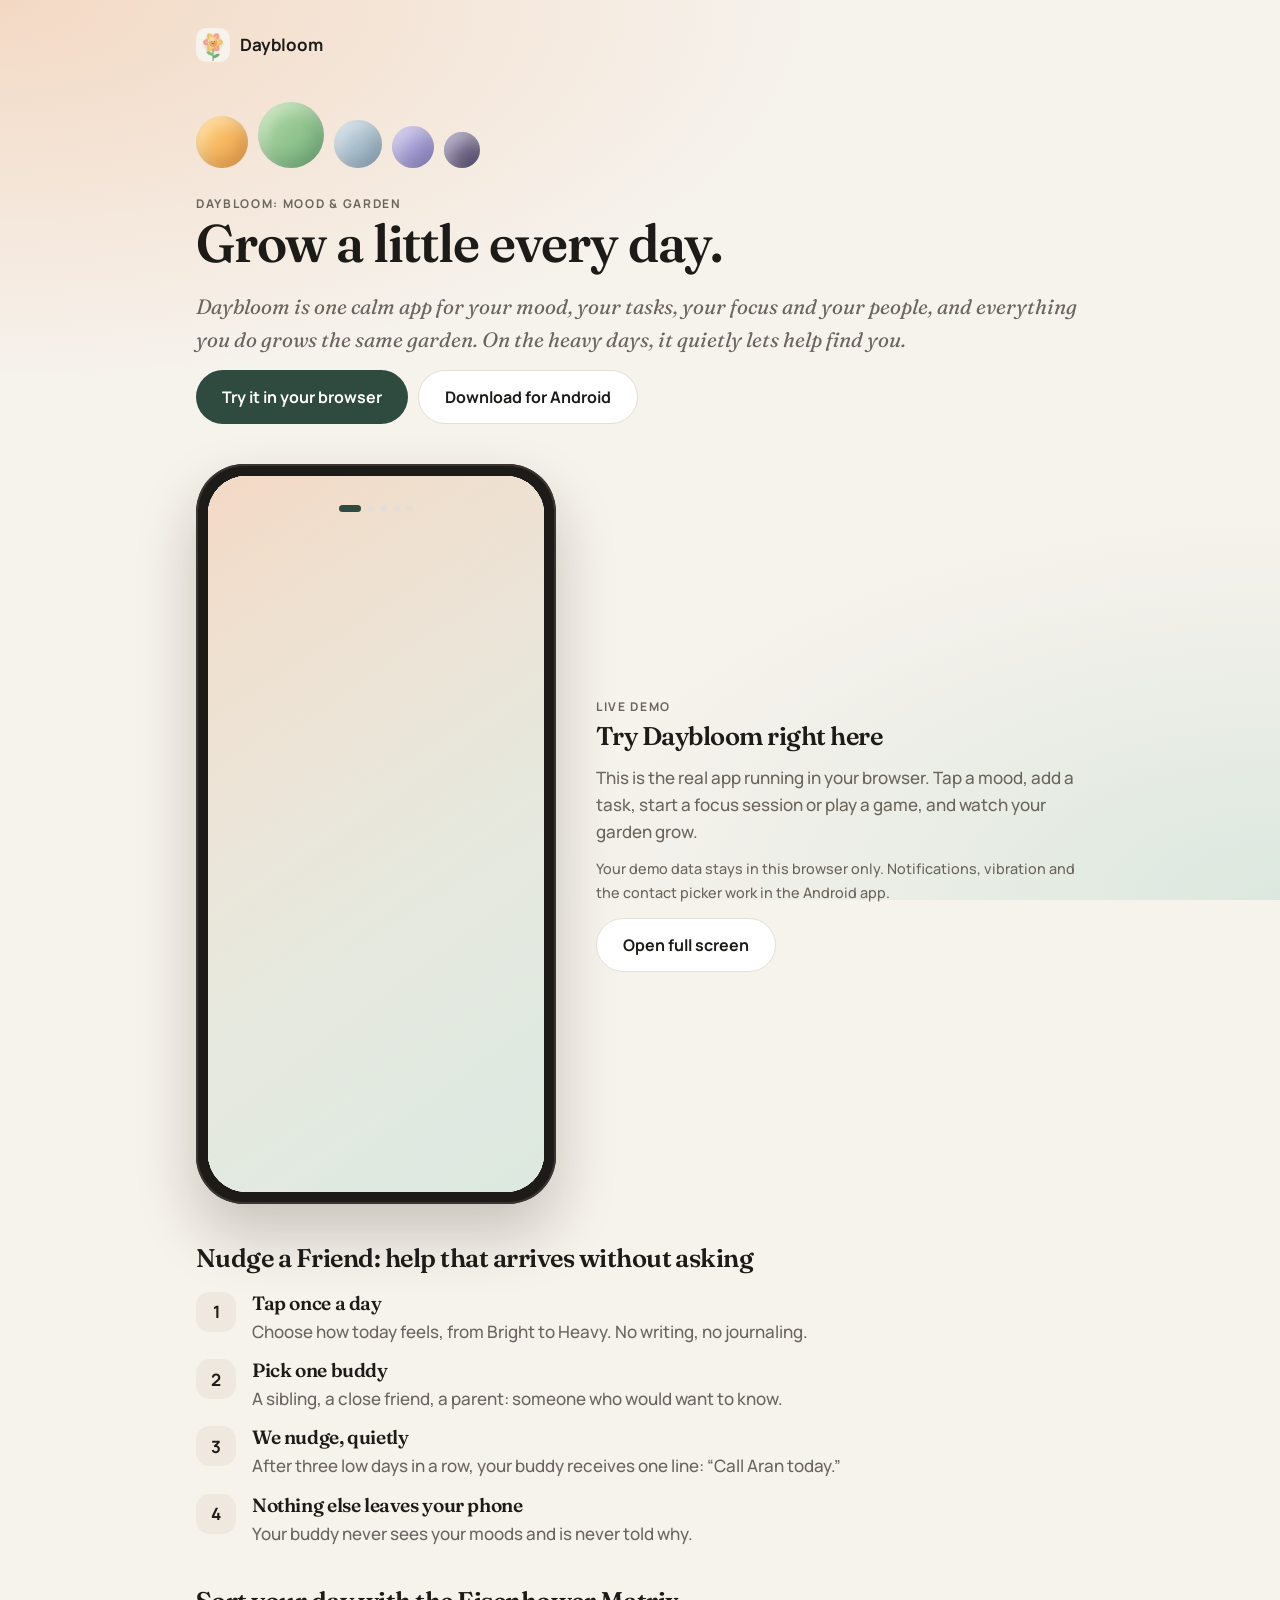
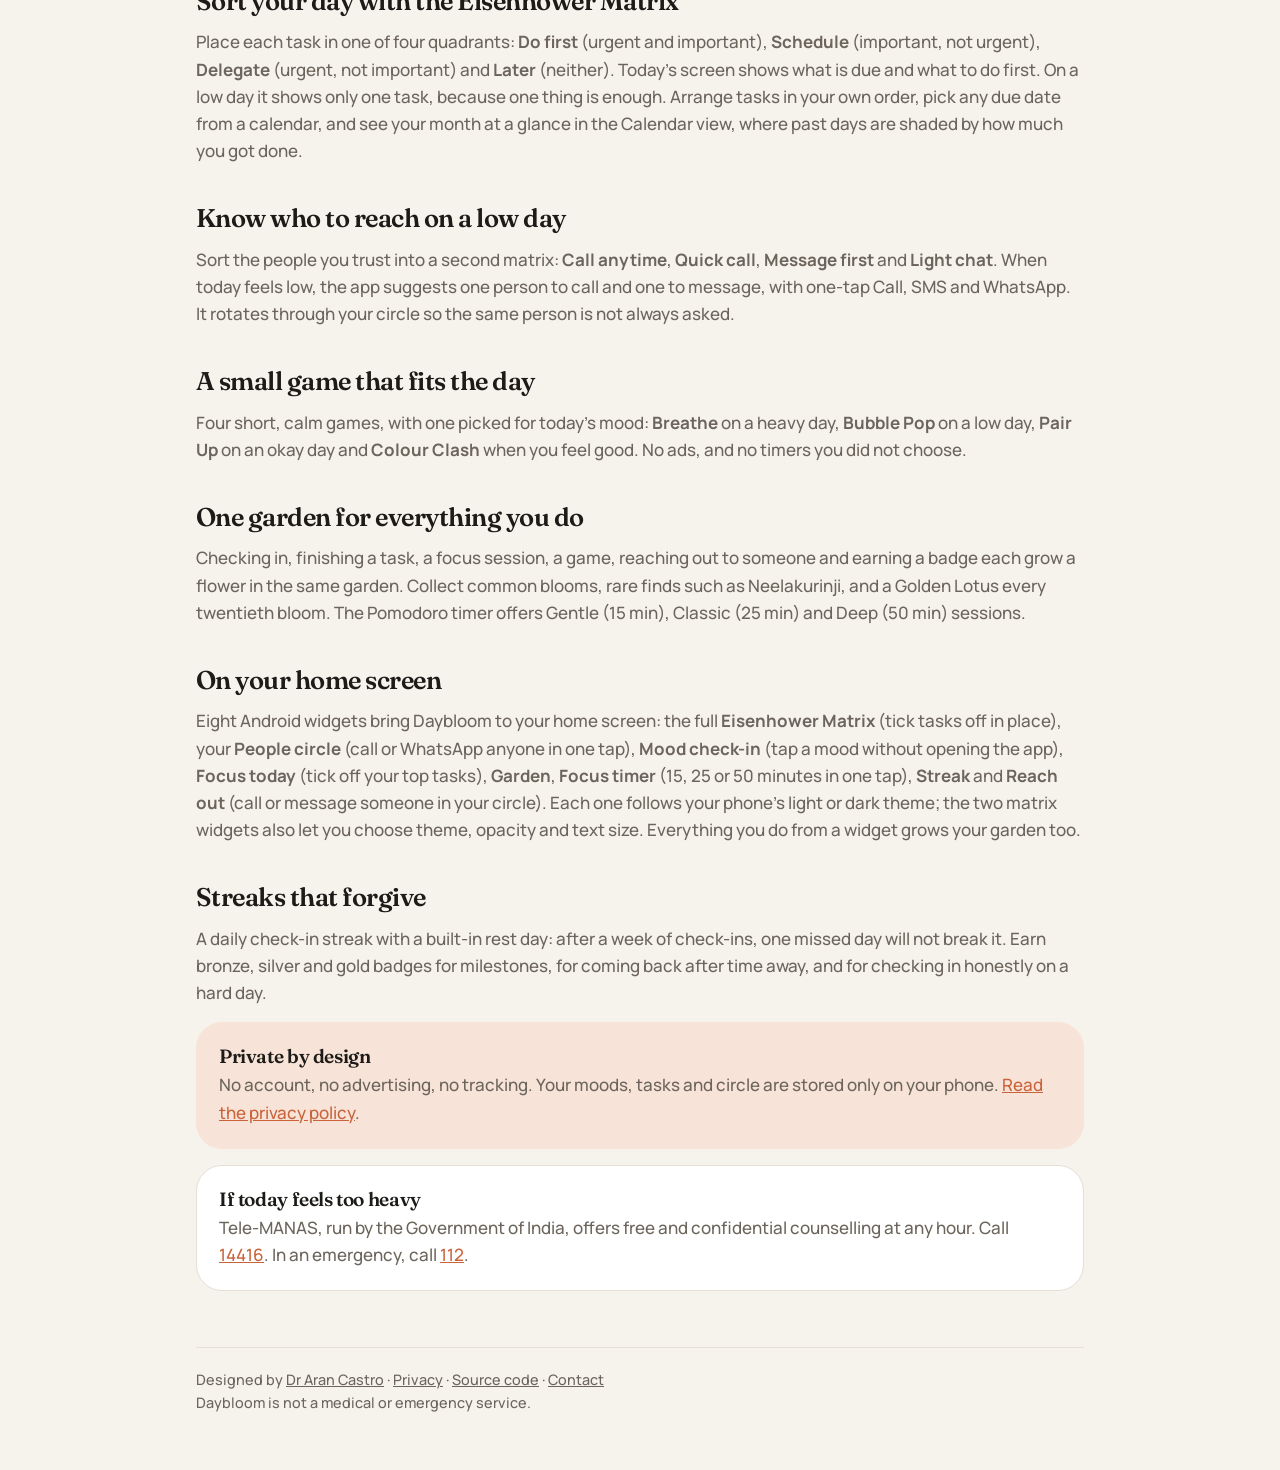
<file: index.html>
<!DOCTYPE html>
<html lang="en">
<head>
<meta charset="UTF-8">
<meta name="viewport" content="width=device-width, initial-scale=1">
<title>Daybloom: Mood &amp; Garden</title>
<meta name="description" content="Daybloom: grow a little every day. A one-tap mood check-in, tasks, a focus timer, calm games and your circle, all growing one garden. After a few low days, one trusted friend is quietly asked to call you.">
<meta name="theme-color" content="#2F4A3F">
<link rel="icon" href="assets/favicon.png">
<link rel="apple-touch-icon" href="assets/apple-touch-icon.png">
<link rel="preconnect" href="https://fonts.googleapis.com">
<link rel="preconnect" href="https://fonts.gstatic.com" crossorigin>
<link href="https://fonts.googleapis.com/css2?family=Fraunces:ital,opsz,wght@0,9..144,600;1,9..144,400&family=Manrope:wght@500;700&display=swap" rel="stylesheet">
<link rel="stylesheet" href="assets/site.css">
</head>
<body>
<div class="wrap">
  <header class="bar"><a href="./"><img src="assets/icon-256.png" alt="">Daybloom</a></header>

  <div class="orbs" aria-hidden="true">
    <span class="orb" style="width:52px;height:52px;background:linear-gradient(135deg,#FFD27A,#F0A04B)"></span>
    <span class="orb" style="width:66px;height:66px;background:linear-gradient(135deg,#B9DDA6,#6FAE7C)"></span>
    <span class="orb" style="width:48px;height:48px;background:linear-gradient(135deg,#C9D8E2,#8FA9BC)"></span>
    <span class="orb" style="width:42px;height:42px;background:linear-gradient(135deg,#C3BCE6,#8C84C6)"></span>
    <span class="orb" style="width:36px;height:36px;background:linear-gradient(135deg,#9B92B5,#5A506F)"></span>
  </div>

  <p class="label">Daybloom: Mood &amp; Garden</p>
  <h1>Grow a little every day.</h1>
  <p class="lede">Daybloom is one calm app for your mood, your tasks, your focus and your people, and everything you do grows the same garden. On the heavy days, it quietly lets help find you.</p>

  <div class="btn-row">
    <a class="btn" href="app/">Try it in your browser</a>
    <a class="btn secondary" href="https://github.com/AranCastro/daybloom/releases/latest" rel="noopener">Download for Android</a>
  </div>

  <section id="try" class="try">
    <div class="phone" aria-label="Daybloom running live">
      <iframe src="app/" title="Daybloom app, live demo" loading="lazy"></iframe>
    </div>
    <div class="try-copy">
      <p class="label">Live demo</p>
      <h2>Try Daybloom right here</h2>
      <p class="dim">This is the real app running in your browser. Tap a mood, add a task, start a focus session or play a game, and watch your garden grow.</p>
      <p class="small">Your demo data stays in this browser only. Notifications, vibration and the contact picker work in the Android app.</p>
      <div class="btn-row">
        <a class="btn secondary" href="app/">Open full screen</a>
      </div>
    </div>
  </section>


  <h2>Nudge a Friend: help that arrives without asking</h2>
  <div class="steps">
    <div class="step"><span class="num">1</span><div><h3>Tap once a day</h3><p class="dim">Choose how today feels, from Bright to Heavy. No writing, no journaling.</p></div></div>
    <div class="step"><span class="num">2</span><div><h3>Pick one buddy</h3><p class="dim">A sibling, a close friend, a parent: someone who would want to know.</p></div></div>
    <div class="step"><span class="num">3</span><div><h3>We nudge, quietly</h3><p class="dim">After three low days in a row, your buddy receives one line: “Call Aran today.”</p></div></div>
    <div class="step"><span class="num">4</span><div><h3>Nothing else leaves your phone</h3><p class="dim">Your buddy never sees your moods and is never told why.</p></div></div>
  </div>

  <h2>Sort your day with the Eisenhower Matrix</h2>
  <p class="dim">Place each task in one of four quadrants: <strong>Do first</strong> (urgent and important), <strong>Schedule</strong> (important, not urgent), <strong>Delegate</strong> (urgent, not important) and <strong>Later</strong> (neither). Today's screen shows what is due and what to do first. On a low day it shows only one task, because one thing is enough. Arrange tasks in your own order, pick any due date from a calendar, and see your month at a glance in the Calendar view, where past days are shaded by how much you got done.</p>

  <h2>Know who to reach on a low day</h2>
  <p class="dim">Sort the people you trust into a second matrix: <strong>Call anytime</strong>, <strong>Quick call</strong>, <strong>Message first</strong> and <strong>Light chat</strong>. When today feels low, the app suggests one person to call and one to message, with one-tap Call, SMS and WhatsApp. It rotates through your circle so the same person is not always asked.</p>

  <h2>A small game that fits the day</h2>
  <p class="dim">Four short, calm games, with one picked for today's mood: <strong>Breathe</strong> on a heavy day, <strong>Bubble Pop</strong> on a low day, <strong>Pair Up</strong> on an okay day and <strong>Colour Clash</strong> when you feel good. No ads, and no timers you did not choose.</p>

  <h2>One garden for everything you do</h2>
  <p class="dim">Checking in, finishing a task, a focus session, a game, reaching out to someone and earning a badge each grow a flower in the same garden. Collect common blooms, rare finds such as Neelakurinji, and a Golden Lotus every twentieth bloom. The Pomodoro timer offers Gentle (15 min), Classic (25 min) and Deep (50 min) sessions.</p>

  <h2>On your home screen</h2>
  <p class="dim">Eight Android widgets bring Daybloom to your home screen: the full <strong>Eisenhower Matrix</strong> (tick tasks off in place), your <strong>People circle</strong> (call or WhatsApp anyone in one tap), <strong>Mood check-in</strong> (tap a mood without opening the app), <strong>Focus today</strong> (tick off your top tasks), <strong>Garden</strong>, <strong>Focus timer</strong> (15, 25 or 50 minutes in one tap), <strong>Streak</strong> and <strong>Reach out</strong> (call or message someone in your circle). Each one follows your phone's light or dark theme; the two matrix widgets also let you choose theme, opacity and text size. Everything you do from a widget grows your garden too.</p>

  <h2>Streaks that forgive</h2>
  <p class="dim">A daily check-in streak with a built-in rest day: after a week of check-ins, one missed day will not break it. Earn bronze, silver and gold badges for milestones, for coming back after time away, and for checking in honestly on a hard day.</p>

  <div class="card soft">
    <h3>Private by design</h3>
    <p class="dim">No account, no advertising, no tracking. Your moods, tasks and circle are stored only on your phone. <a href="privacy/">Read the privacy policy</a>.</p>
  </div>

  <div class="card">
    <h3>If today feels too heavy</h3>
    <p class="dim">Tele-MANAS, run by the Government of India, offers free and confidential counselling at any hour. Call <a href="tel:14416">14416</a>. In an emergency, call <a href="tel:112">112</a>.</p>
  </div>

  <footer>
    Designed by <a href="portfolio/">Dr Aran Castro</a> · <a href="privacy/">Privacy</a> · <a href="https://github.com/AranCastro/daybloom" rel="noopener">Source code</a> · <a href="mailto:aran@draran.online">Contact</a><br>
    Daybloom is not a medical or emergency service.
  </footer>
</div>
</body>
</html>
</file>
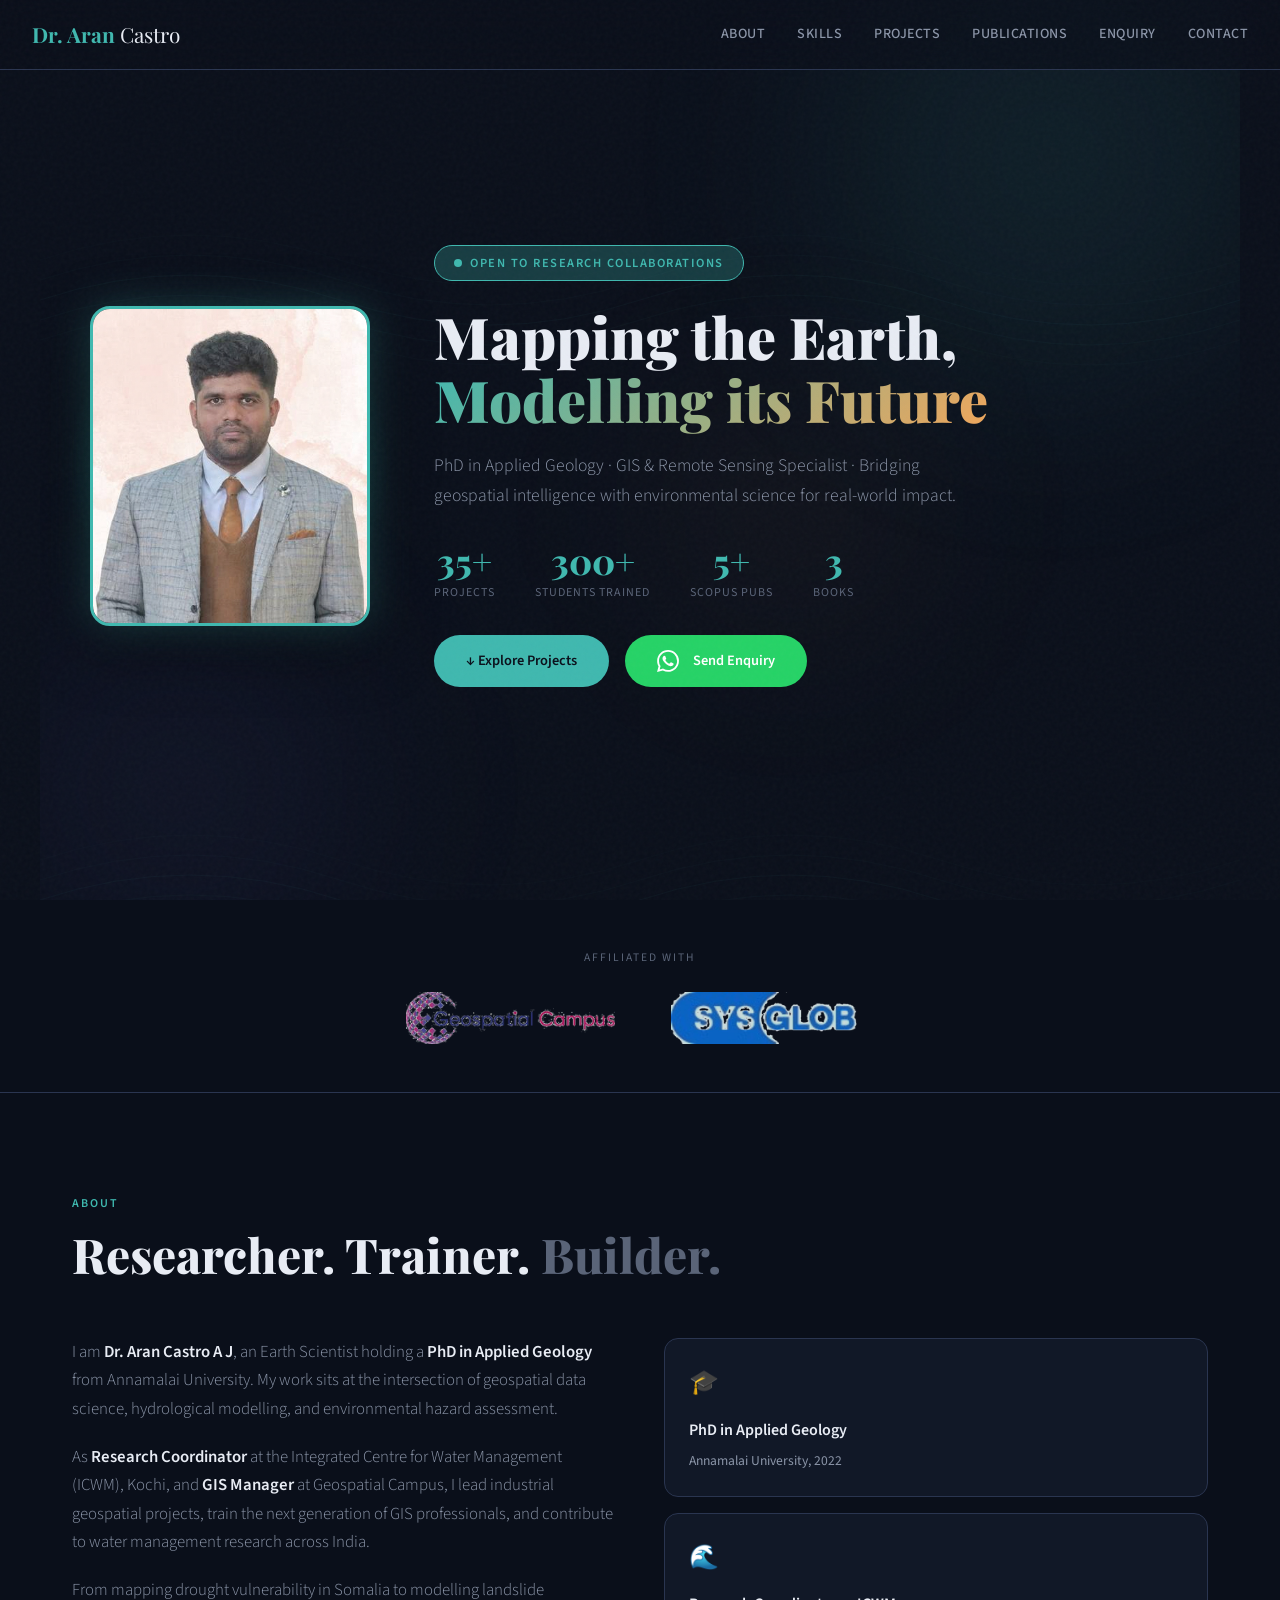
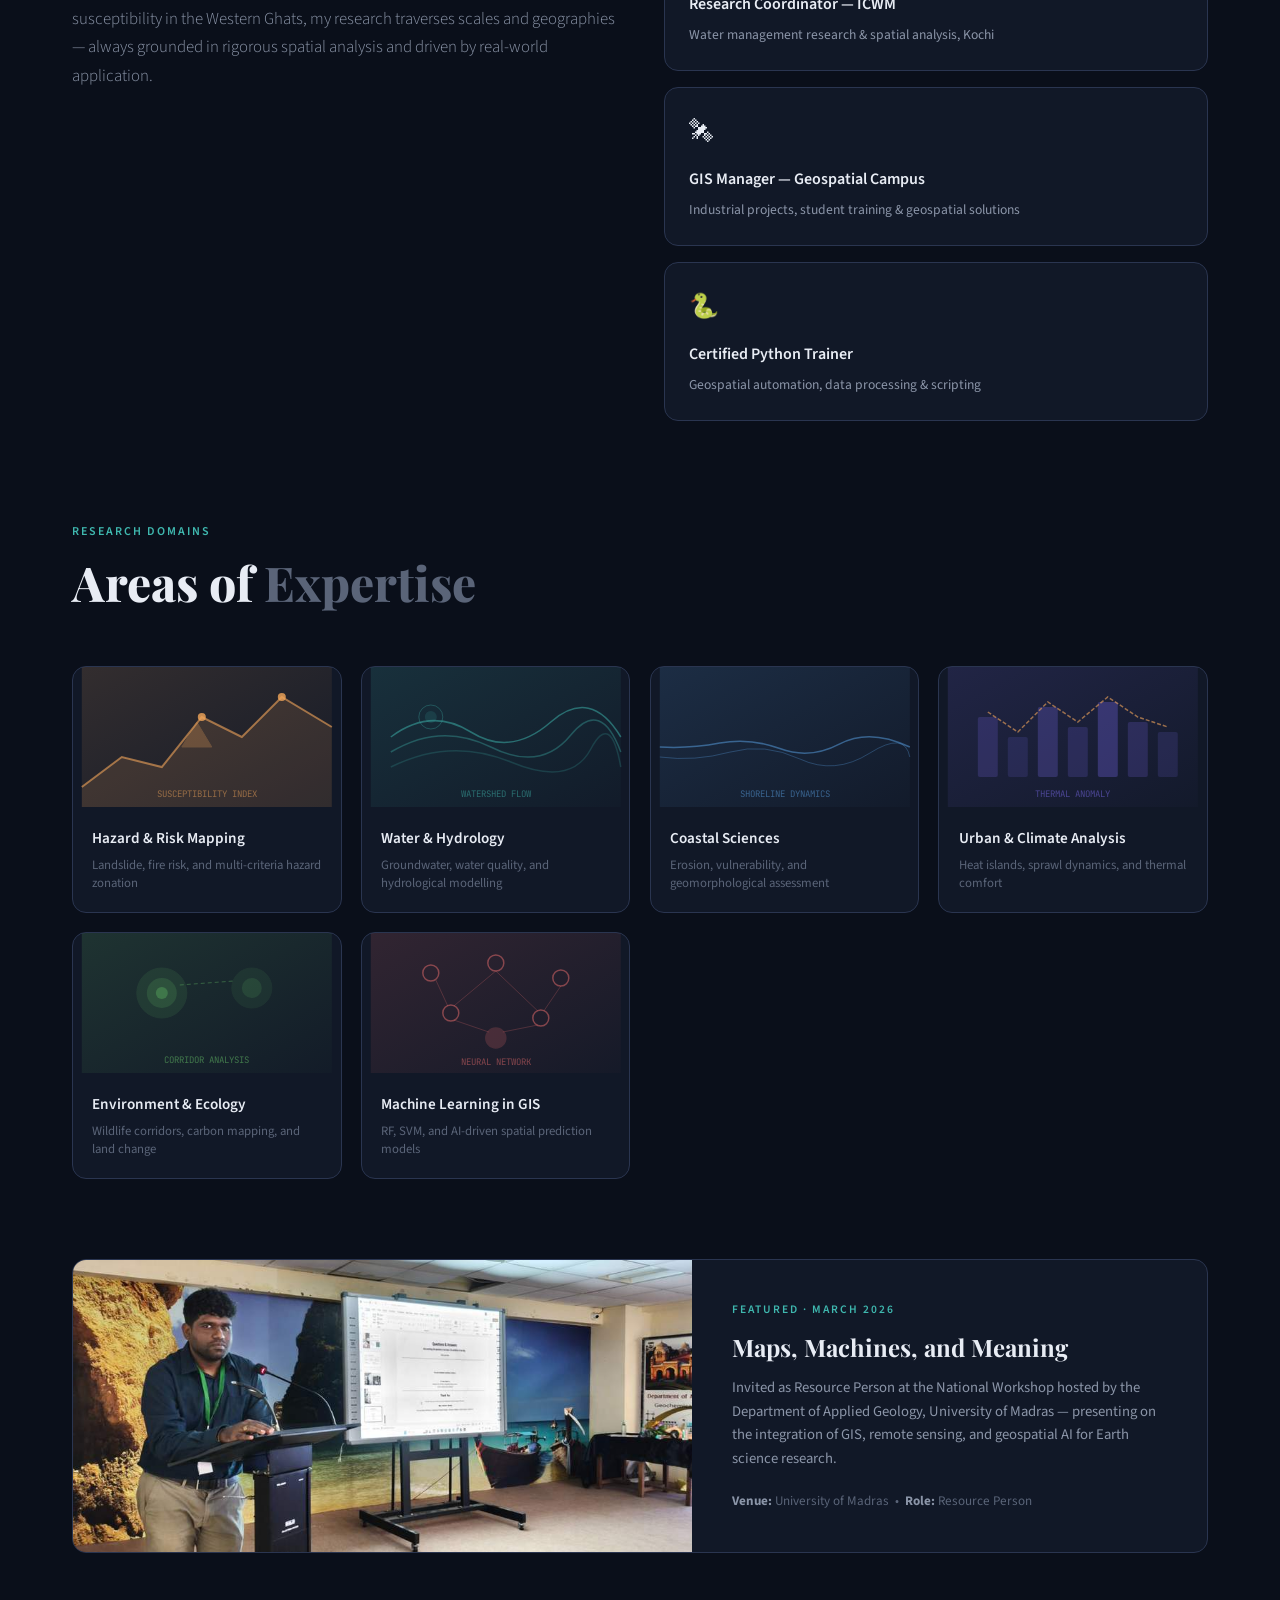
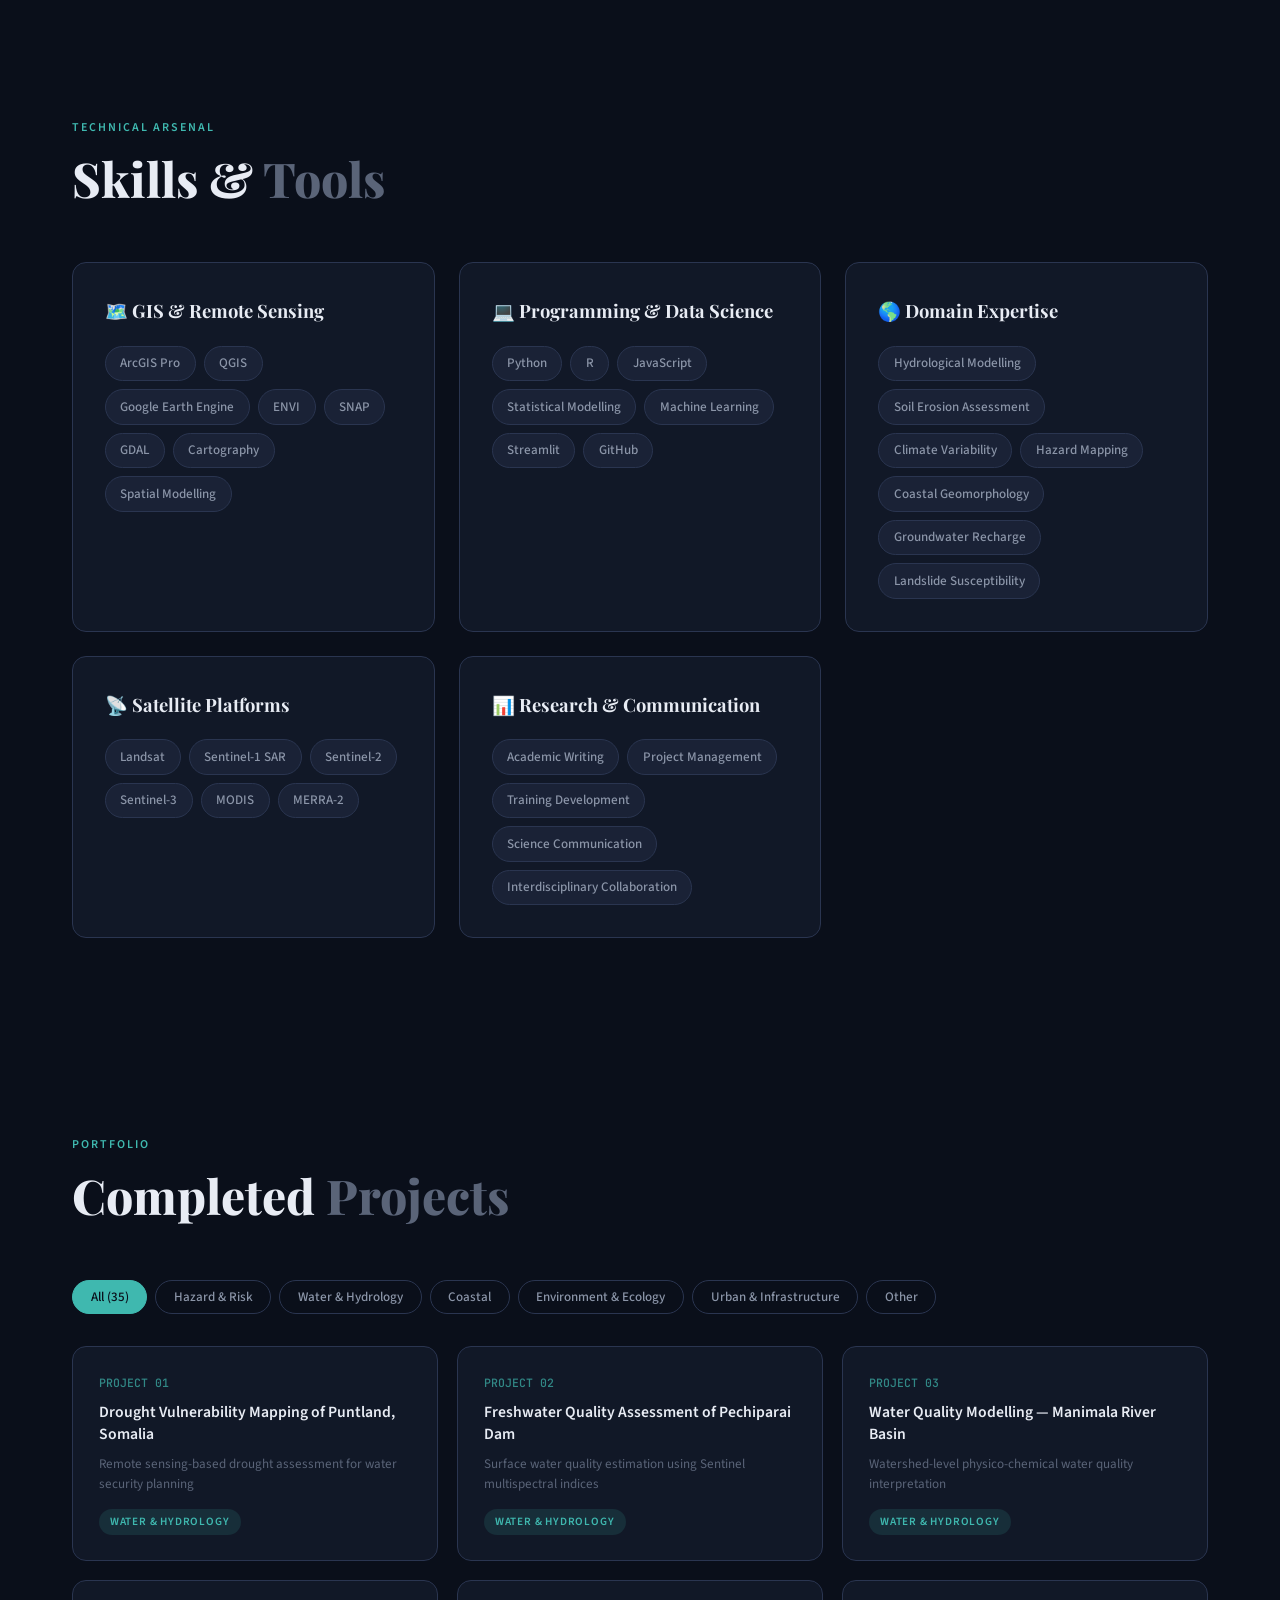
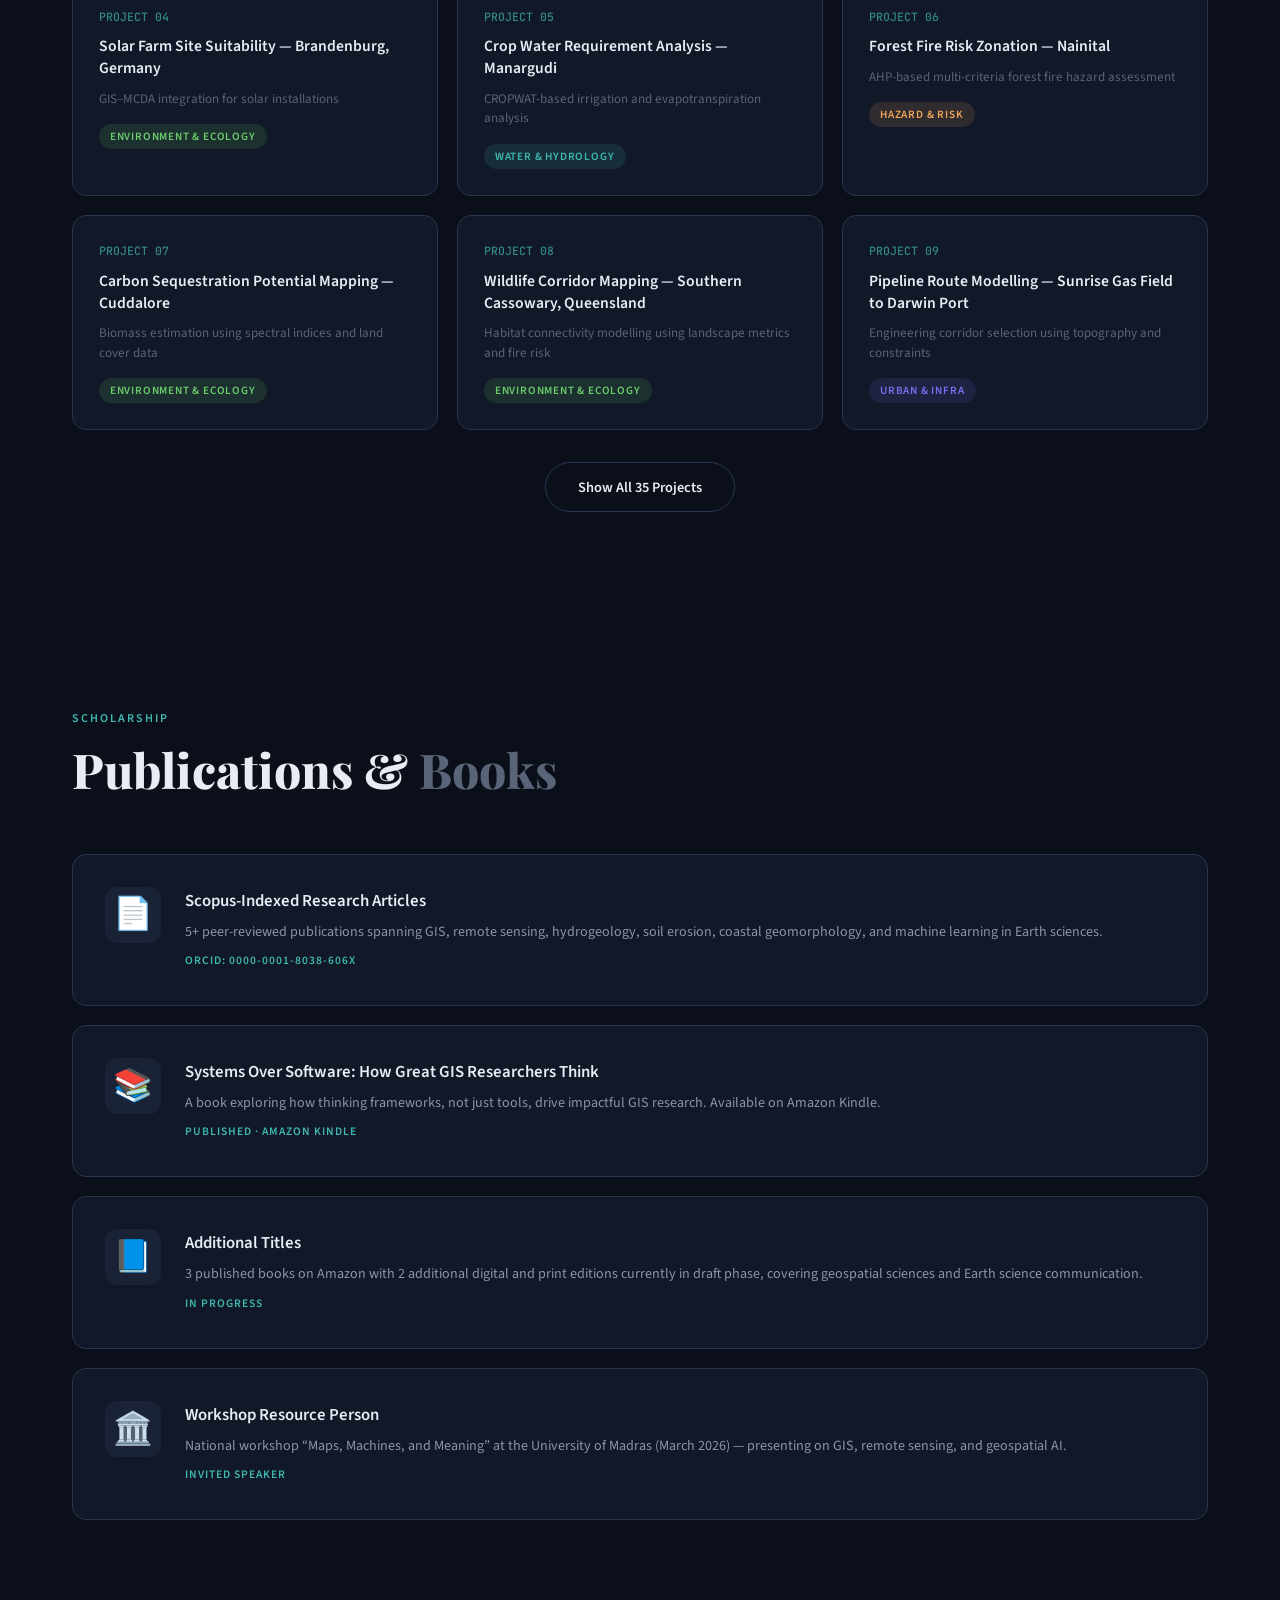
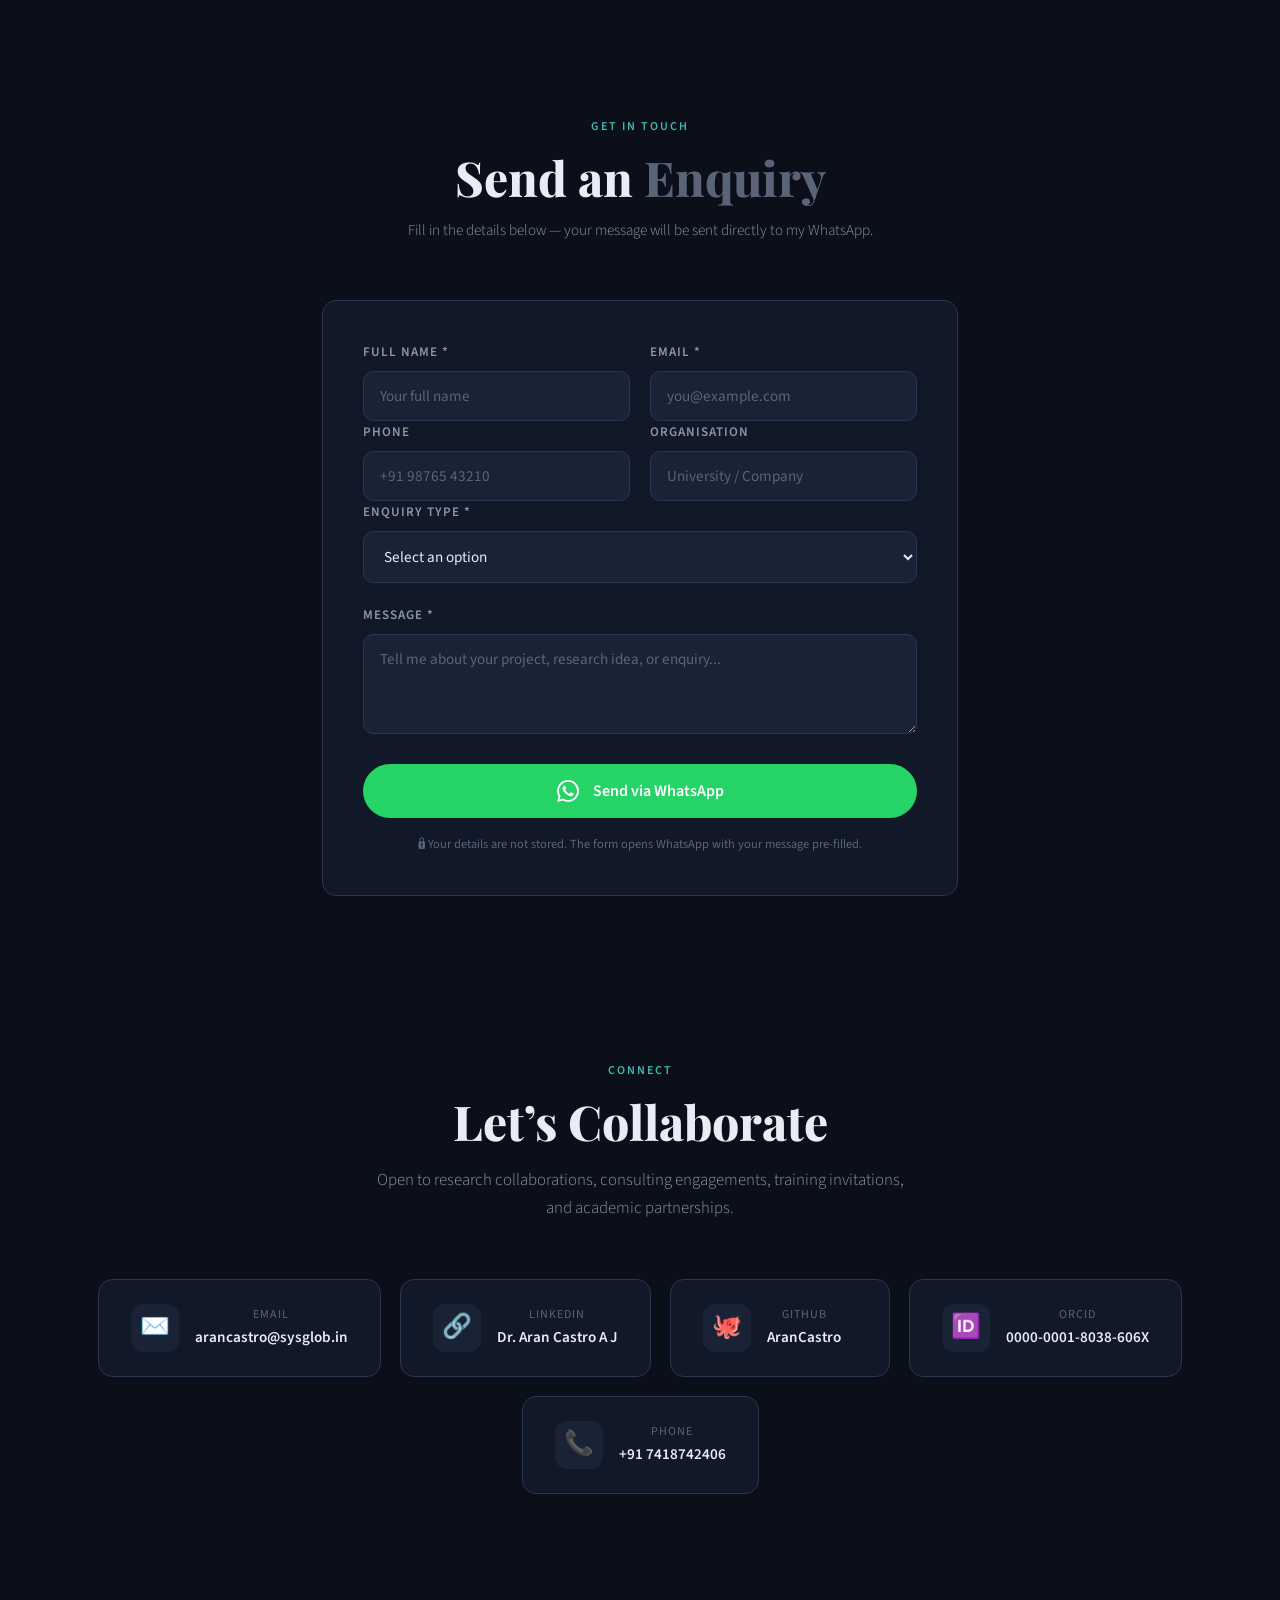
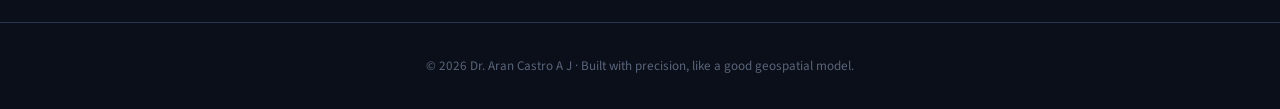
<file: Index.html>
<!DOCTYPE html>
<html lang="en">
<head>
<meta charset="UTF-8">
<meta name="viewport" content="width=device-width, initial-scale=1.0">
<title>Dr. Aran Castro A J — Earth Scientist & GIS Researcher</title>
<link href="https://fonts.googleapis.com/css2?family=Playfair+Display:wght@400;600;700;800;900&family=Source+Sans+3:wght@300;400;500;600;700&family=JetBrains+Mono:wght@400;500&display=swap" rel="stylesheet">
<style>
*, *::before, *::after { margin: 0; padding: 0; box-sizing: border-box; }
:root {
  --deep: #0a0f1a; --surface: #111827; --surface-2: #1a2236; --surface-3: #222d44;
  --accent: #3fb8af; --accent-glow: #3fb8af44; --accent-2: #f2a65a; --accent-3: #7c6cf0;
  --text: #e8ecf4; --text-dim: #8b95a8; --text-muted: #5a6478;
  --border: #2a3550; --radius: 14px;
  --transition: 0.35s cubic-bezier(0.22, 1, 0.36, 1);
}
html { scroll-behavior: smooth; }
body { font-family: 'Source Sans 3', sans-serif; background: var(--deep); color: var(--text); line-height: 1.7; overflow-x: hidden; }
::-webkit-scrollbar { width: 6px; }
::-webkit-scrollbar-track { background: var(--deep); }
::-webkit-scrollbar-thumb { background: var(--accent); border-radius: 3px; }
body::before {
  content: ''; position: fixed; top: 0; left: 0; width: 100%; height: 100%;
  background-image: url("data:image/svg+xml,%3Csvg viewBox='0 0 256 256' xmlns='http://www.w3.org/2000/svg'%3E%3Cfilter id='n'%3E%3CfeTurbulence type='fractalNoise' baseFrequency='0.9' numOctaves='4' stitchTiles='stitch'/%3E%3C/filter%3E%3Crect width='100%25' height='100%25' filter='url(%23n)' opacity='0.03'/%3E%3C/svg%3E");
  pointer-events: none; z-index: 9999;
}

/* NAV */
nav { position: fixed; top: 0; left: 0; right: 0; z-index: 1000; padding: 0 2rem; height: 70px; display: flex; align-items: center; justify-content: space-between; background: rgba(10,15,26,0.7); backdrop-filter: blur(20px); border-bottom: 1px solid var(--border); }
nav .logo { font-family: 'Playfair Display', serif; font-size: 1.3rem; font-weight: 700; color: var(--accent); }
nav .logo span { color: var(--text); font-weight: 400; }
nav .nav-links { display: flex; gap: 2rem; align-items: center; }
nav .nav-links a { color: var(--text-dim); text-decoration: none; font-size: 0.88rem; font-weight: 500; letter-spacing: 0.5px; text-transform: uppercase; transition: var(--transition); position: relative; }
nav .nav-links a::after { content: ''; position: absolute; bottom: -4px; left: 0; width: 0; height: 2px; background: var(--accent); transition: var(--transition); }
nav .nav-links a:hover { color: var(--accent); }
nav .nav-links a:hover::after { width: 100%; }
.mobile-menu-btn { display: none; background: none; border: none; color: var(--text); font-size: 1.5rem; cursor: pointer; }

/* HERO */
.hero { min-height: 100vh; display: flex; align-items: center; justify-content: center; position: relative; padding: 6rem 2rem 4rem; overflow: hidden; }
.hero-bg { position: absolute; top: 0; left: 0; width: 100%; height: 100%; z-index: 0; }
.hero-bg .orb { position: absolute; border-radius: 50%; filter: blur(100px); animation: orbFloat 12s ease-in-out infinite; }
.hero-bg .orb-1 { width: 500px; height: 500px; background: radial-gradient(circle, #3fb8af22, transparent); top: -10%; right: -5%; }
.hero-bg .orb-2 { width: 400px; height: 400px; background: radial-gradient(circle, #7c6cf015, transparent); bottom: -10%; left: -5%; animation-delay: -4s; }
.hero-bg .orb-3 { width: 300px; height: 300px; background: radial-gradient(circle, #f2a65a10, transparent); top: 40%; left: 50%; animation-delay: -8s; }
@keyframes orbFloat { 0%,100% { transform: translate(0,0) scale(1); } 33% { transform: translate(30px,-20px) scale(1.05); } 66% { transform: translate(-20px,20px) scale(0.95); } }
.hero-bg .topo-lines { position: absolute; width: 100%; height: 100%; opacity: 0.04; background-image: url("data:image/svg+xml,%3Csvg xmlns='http://www.w3.org/2000/svg' width='600' height='600'%3E%3Cpath d='M0 300 Q150 250 300 300 T600 300' fill='none' stroke='%233fb8af' stroke-width='1'/%3E%3Cpath d='M0 320 Q150 270 300 320 T600 320' fill='none' stroke='%233fb8af' stroke-width='0.8'/%3E%3Cpath d='M0 280 Q150 230 300 280 T600 280' fill='none' stroke='%233fb8af' stroke-width='0.6'/%3E%3Cpath d='M0 340 Q150 290 300 340 T600 340' fill='none' stroke='%233fb8af' stroke-width='0.5'/%3E%3Cpath d='M0 260 Q150 210 300 260 T600 260' fill='none' stroke='%233fb8af' stroke-width='0.4'/%3E%3C/svg%3E"); background-size: 600px; }
.hero-content { position: relative; z-index: 1; max-width: 1100px; width: 100%; }
.hero-split { display: flex; align-items: center; gap: 4rem; }
.hero-portrait { flex-shrink: 0; position: relative; animation: fadeUp 0.8s ease-out both; }
.portrait-frame { width: 280px; height: 320px; border-radius: 20px; overflow: hidden; border: 3px solid var(--accent); box-shadow: 0 0 40px var(--accent-glow), 0 20px 60px rgba(0,0,0,0.5); position: relative; z-index: 1; }
.portrait-frame img { width: 100%; height: 100%; object-fit: cover; object-position: top center; }
.portrait-glow { position: absolute; top: 50%; left: 50%; transform: translate(-50%,-50%); width: 320px; height: 360px; background: radial-gradient(circle, var(--accent-glow), transparent 70%); border-radius: 20px; z-index: 0; animation: pulse 3s ease-in-out infinite; }
.hero-text-block { flex: 1; }
.hero-badge { display: inline-flex; align-items: center; gap: 0.5rem; padding: 0.4rem 1.2rem; background: var(--accent-glow); border: 1px solid var(--accent); border-radius: 100px; font-size: 0.78rem; font-weight: 600; color: var(--accent); text-transform: uppercase; letter-spacing: 1.5px; margin-bottom: 1.5rem; animation: fadeUp 0.8s ease-out 0.1s both; }
.hero-badge .pulse { width: 8px; height: 8px; background: var(--accent); border-radius: 50%; animation: pulse 2s ease-in-out infinite; }
@keyframes pulse { 0%,100% { opacity: 1; transform: scale(1); } 50% { opacity: 0.5; transform: scale(1.3); } }
.hero h1 { font-family: 'Playfair Display', serif; font-size: clamp(2.2rem,4.5vw,3.8rem); font-weight: 900; line-height: 1.1; margin-bottom: 1.2rem; animation: fadeUp 0.8s ease-out 0.15s both; }
.hero h1 .highlight { background: linear-gradient(135deg, var(--accent), var(--accent-2)); -webkit-background-clip: text; -webkit-text-fill-color: transparent; background-clip: text; }
.hero-subtitle { font-size: 1.1rem; color: var(--text-dim); max-width: 550px; margin-bottom: 2rem; font-weight: 300; animation: fadeUp 0.8s ease-out 0.3s both; }
.hero-stats { display: flex; gap: 2.5rem; flex-wrap: wrap; animation: fadeUp 0.8s ease-out 0.45s both; }
.hero-stat { text-align: center; }
.hero-stat .number { font-family: 'Playfair Display', serif; font-size: 2.2rem; font-weight: 800; color: var(--accent); line-height: 1; }
.hero-stat .label { font-size: 0.75rem; color: var(--text-muted); text-transform: uppercase; letter-spacing: 1px; margin-top: 0.3rem; }
.hero-cta { margin-top: 2rem; display: flex; gap: 1rem; flex-wrap: wrap; animation: fadeUp 0.8s ease-out 0.55s both; }
.btn { display: inline-flex; align-items: center; gap: 0.5rem; padding: 0.85rem 2rem; border-radius: 100px; font-size: 0.9rem; font-weight: 600; text-decoration: none; transition: var(--transition); cursor: pointer; border: none; font-family: inherit; }
.btn-primary { background: var(--accent); color: var(--deep); }
.btn-primary:hover { background: #4fd4ca; box-shadow: 0 0 30px var(--accent-glow); transform: translateY(-2px); }
.btn-outline { background: transparent; color: var(--text); border: 1px solid var(--border); }
.btn-outline:hover { border-color: var(--accent); color: var(--accent); transform: translateY(-2px); }
.btn-whatsapp { background: #25d366; color: #fff; }
.btn-whatsapp:hover { background: #20bd5a; box-shadow: 0 0 30px #25d36644; transform: translateY(-2px); }
@keyframes fadeUp { from { opacity: 0; transform: translateY(25px); } to { opacity: 1; transform: translateY(0); } }

/* AFFILIATION */
.affiliation-bar { padding: 3rem 2rem; text-align: center; border-bottom: 1px solid var(--border); }
.affiliation-bar .aff-label { font-size: 0.72rem; text-transform: uppercase; letter-spacing: 2px; color: var(--text-muted); margin-bottom: 1.5rem; }
.affiliation-logos { display: flex; align-items: center; justify-content: center; gap: 3.5rem; flex-wrap: wrap; }
.affiliation-logos img { height: 52px; object-fit: contain; opacity: 0.85; transition: var(--transition); }
.affiliation-logos img:hover { opacity: 1; transform: scale(1.05); }

/* SECTIONS */
section { padding: 6rem 2rem; max-width: 1200px; margin: 0 auto; }
.section-header { margin-bottom: 3.5rem; }
.section-label { display: inline-block; font-size: 0.75rem; font-weight: 600; color: var(--accent); text-transform: uppercase; letter-spacing: 2px; margin-bottom: 0.8rem; }
.section-title { font-family: 'Playfair Display', serif; font-size: clamp(2rem,4vw,3rem); font-weight: 800; line-height: 1.15; }
.section-title .dim { color: var(--text-muted); }

/* ABOUT */
.about-grid { display: grid; grid-template-columns: 1fr 1fr; gap: 3rem; align-items: start; }
.about-text p { color: var(--text-dim); font-size: 1.05rem; margin-bottom: 1.2rem; font-weight: 300; }
.about-text p strong { color: var(--text); font-weight: 600; }
.about-cards { display: grid; gap: 1rem; }
.about-card { background: var(--surface); border: 1px solid var(--border); border-radius: var(--radius); padding: 1.5rem; transition: var(--transition); }
.about-card:hover { border-color: var(--accent); transform: translateY(-3px); box-shadow: 0 8px 30px rgba(0,0,0,0.3); }
.about-card .card-icon { font-size: 1.5rem; margin-bottom: 0.8rem; }
.about-card h3 { font-size: 1rem; font-weight: 600; margin-bottom: 0.3rem; }
.about-card p { font-size: 0.85rem; color: var(--text-dim); }

/* DOMAINS */
.domains-section { max-width: 1200px; margin: 0 auto; padding: 0 2rem 5rem; }
.domains-grid { display: grid; grid-template-columns: repeat(auto-fill, minmax(250px, 1fr)); gap: 1.2rem; }
.domain-card { background: var(--surface); border: 1px solid var(--border); border-radius: var(--radius); overflow: hidden; transition: var(--transition); }
.domain-card:hover { border-color: var(--accent); transform: translateY(-4px); box-shadow: 0 12px 40px rgba(0,0,0,0.3); }
.domain-visual { height: 140px; display: flex; align-items: center; justify-content: center; overflow: hidden; }
.domain-card-body { padding: 1.2rem; }
.domain-card-body h3 { font-size: 0.95rem; font-weight: 600; margin-bottom: 0.3rem; }
.domain-card-body p { font-size: 0.8rem; color: var(--text-muted); line-height: 1.4; }

/* WORKSHOP */
.workshop-highlight { margin: 0 auto; max-width: 1200px; padding: 0 2rem 4rem; }
.workshop-card { display: grid; grid-template-columns: 1.2fr 1fr; gap: 0; background: var(--surface); border: 1px solid var(--border); border-radius: var(--radius); overflow: hidden; transition: var(--transition); }
.workshop-card:hover { border-color: var(--accent); box-shadow: 0 12px 40px rgba(0,0,0,0.3); }
.workshop-img { width: 100%; height: 100%; min-height: 280px; object-fit: cover; }
.workshop-info { padding: 2.5rem; display: flex; flex-direction: column; justify-content: center; }
.workshop-info .ws-label { font-size: 0.72rem; font-weight: 600; color: var(--accent); text-transform: uppercase; letter-spacing: 2px; margin-bottom: 0.8rem; }
.workshop-info h3 { font-family: 'Playfair Display', serif; font-size: 1.5rem; font-weight: 700; margin-bottom: 0.8rem; line-height: 1.3; }
.workshop-info p { color: var(--text-dim); font-size: 0.92rem; line-height: 1.6; }
.workshop-info .ws-meta { margin-top: 1.2rem; font-size: 0.82rem; color: var(--text-muted); }
.workshop-info .ws-meta strong { color: var(--text-dim); }

/* SKILLS */
.skills-container { display: grid; grid-template-columns: repeat(auto-fit, minmax(340px, 1fr)); gap: 1.5rem; }
.skill-group { background: var(--surface); border: 1px solid var(--border); border-radius: var(--radius); padding: 2rem; transition: var(--transition); }
.skill-group:hover { border-color: var(--accent); box-shadow: 0 8px 30px rgba(0,0,0,0.2); }
.skill-group-title { font-family: 'Playfair Display', serif; font-size: 1.15rem; font-weight: 700; margin-bottom: 1.2rem; display: flex; align-items: center; gap: 0.6rem; }
.skill-tags { display: flex; flex-wrap: wrap; gap: 0.5rem; }
.skill-tag { display: inline-block; padding: 0.35rem 0.9rem; background: var(--surface-2); border: 1px solid var(--border); border-radius: 100px; font-size: 0.82rem; font-weight: 500; color: var(--text-dim); transition: var(--transition); }
.skill-tag:hover { color: var(--accent); border-color: var(--accent); background: var(--accent-glow); }

/* PROJECTS */
.projects-toolbar { display: flex; gap: 0.5rem; flex-wrap: wrap; margin-bottom: 2rem; }
.filter-btn { padding: 0.45rem 1.1rem; border-radius: 100px; border: 1px solid var(--border); background: transparent; color: var(--text-dim); font-size: 0.82rem; font-weight: 500; cursor: pointer; transition: var(--transition); font-family: inherit; }
.filter-btn:hover, .filter-btn.active { background: var(--accent); color: var(--deep); border-color: var(--accent); }
.projects-grid { display: grid; grid-template-columns: repeat(auto-fill, minmax(350px, 1fr)); gap: 1.2rem; }
.project-card { background: var(--surface); border: 1px solid var(--border); border-radius: var(--radius); padding: 1.6rem; transition: var(--transition); position: relative; overflow: hidden; }
.project-card::before { content: ''; position: absolute; top: 0; left: 0; width: 100%; height: 3px; background: linear-gradient(90deg, var(--accent), var(--accent-2)); transform: scaleX(0); transform-origin: left; transition: var(--transition); }
.project-card:hover::before { transform: scaleX(1); }
.project-card:hover { border-color: var(--accent); transform: translateY(-4px); box-shadow: 0 12px 40px rgba(0,0,0,0.3); }
.project-num { font-family: 'JetBrains Mono', monospace; font-size: 0.72rem; color: var(--accent); font-weight: 500; margin-bottom: 0.6rem; opacity: 0.7; }
.project-card h3 { font-size: 0.98rem; font-weight: 600; line-height: 1.4; margin-bottom: 0.6rem; }
.project-card .project-desc { font-size: 0.82rem; color: var(--text-muted); line-height: 1.5; margin-bottom: 0.8rem; }
.project-category { display: inline-block; padding: 0.2rem 0.7rem; border-radius: 100px; font-size: 0.7rem; font-weight: 600; text-transform: uppercase; letter-spacing: 0.8px; }
.cat-hazard { background: #f2a65a22; color: #f2a65a; } .cat-water { background: #3fb8af22; color: #3fb8af; }
.cat-urban { background: #7c6cf022; color: #7c6cf0; } .cat-coastal { background: #5ba4e8aa; color: #a8d4ff; }
.cat-env { background: #6bcc6b22; color: #6bcc6b; } .cat-other { background: #8b95a822; color: #8b95a8; }

/* PUBLICATIONS */
.pub-grid { display: grid; gap: 1.2rem; }
.pub-card { background: var(--surface); border: 1px solid var(--border); border-radius: var(--radius); padding: 2rem; transition: var(--transition); display: flex; align-items: start; gap: 1.5rem; }
.pub-card:hover { border-color: var(--accent); transform: translateX(6px); }
.pub-icon { font-size: 2rem; flex-shrink: 0; width: 56px; height: 56px; display: flex; align-items: center; justify-content: center; background: var(--surface-2); border-radius: 12px; }
.pub-card h3 { font-size: 1.05rem; font-weight: 600; margin-bottom: 0.4rem; }
.pub-card p { font-size: 0.88rem; color: var(--text-dim); line-height: 1.5; }
.pub-badge { display: inline-block; margin-top: 0.5rem; font-size: 0.72rem; font-weight: 600; color: var(--accent); text-transform: uppercase; letter-spacing: 1px; }

/* ENQUIRY FORM */
.enquiry-section { padding: 6rem 2rem; max-width: 700px; margin: 0 auto; }
.enquiry-form { background: var(--surface); border: 1px solid var(--border); border-radius: var(--radius); padding: 2.5rem; }
.form-row { margin-bottom: 1.3rem; }
.form-row label { display: block; font-size: 0.82rem; font-weight: 600; color: var(--text-dim); text-transform: uppercase; letter-spacing: 1px; margin-bottom: 0.5rem; }
.form-row input, .form-row select, .form-row textarea {
  width: 100%; padding: 0.8rem 1rem; background: var(--surface-2); border: 1px solid var(--border);
  border-radius: 10px; color: var(--text); font-family: inherit; font-size: 0.95rem;
  transition: var(--transition); outline: none;
}
.form-row input:focus, .form-row select:focus, .form-row textarea:focus { border-color: var(--accent); box-shadow: 0 0 0 3px var(--accent-glow); }
.form-row input::placeholder, .form-row textarea::placeholder { color: var(--text-muted); }
.form-row textarea { resize: vertical; min-height: 100px; }
.form-row select option { background: var(--surface-2); color: var(--text); }
.form-grid { display: grid; grid-template-columns: 1fr 1fr; gap: 1.3rem; }
.form-grid .form-row { margin-bottom: 0; }
.wa-icon { width: 22px; height: 22px; vertical-align: middle; margin-right: 6px; }
.form-note { font-size: 0.78rem; color: var(--text-muted); margin-top: 1rem; text-align: center; }

/* CONTACT */
.contact-section { text-align: center; padding: 4rem 2rem 8rem; }
.contact-links { display: flex; justify-content: center; gap: 1.2rem; flex-wrap: wrap; margin-top: 2.5rem; }
.contact-card { background: var(--surface); border: 1px solid var(--border); border-radius: var(--radius); padding: 1.5rem 2rem; text-decoration: none; color: var(--text); display: flex; align-items: center; gap: 1rem; transition: var(--transition); min-width: 220px; }
.contact-card:hover { border-color: var(--accent); transform: translateY(-4px); box-shadow: 0 8px 30px rgba(0,0,0,0.3); }
.contact-card .c-icon { font-size: 1.5rem; width: 48px; height: 48px; display: flex; align-items: center; justify-content: center; background: var(--surface-2); border-radius: 12px; flex-shrink: 0; }
.contact-card .c-label { font-size: 0.75rem; color: var(--text-muted); text-transform: uppercase; letter-spacing: 1px; }
.contact-card .c-value { font-weight: 600; font-size: 0.95rem; }

footer { text-align: center; padding: 2rem; border-top: 1px solid var(--border); font-size: 0.82rem; color: var(--text-muted); }
.show-more-wrap { text-align: center; margin-top: 2rem; }

/* Toast notification */
.toast { position: fixed; bottom: 2rem; right: 2rem; background: #25d366; color: #fff; padding: 1rem 1.5rem; border-radius: 12px; font-weight: 600; font-size: 0.9rem; box-shadow: 0 8px 30px rgba(0,0,0,0.3); z-index: 2000; transform: translateY(100px); opacity: 0; transition: all 0.4s ease; }
.toast.show { transform: translateY(0); opacity: 1; }

@media (max-width: 900px) {
  .hero-split { flex-direction: column; text-align: center; gap: 2rem; }
  .hero-text-block { text-align: center; }
  .hero-subtitle { margin: 0 auto 2rem; }
  .hero-stats { justify-content: center; }
  .hero-cta { justify-content: center; }
  .portrait-frame { width: 220px; height: 250px; margin: 0 auto; }
  .portrait-glow { width: 260px; height: 290px; }
  .workshop-card { grid-template-columns: 1fr; }
  .workshop-img { min-height: 220px; }
  .form-grid { grid-template-columns: 1fr; }
}
@media (max-width: 768px) {
  nav .nav-links { display: none; }
  nav .nav-links.open { display: flex; flex-direction: column; position: absolute; top: 70px; left: 0; right: 0; background: var(--surface); padding: 1.5rem; gap: 1rem; border-bottom: 1px solid var(--border); }
  .mobile-menu-btn { display: block; }
  .about-grid { grid-template-columns: 1fr; }
  .projects-grid { grid-template-columns: 1fr; }
  .pub-card { flex-direction: column; }
  section { padding: 4rem 1.2rem; }
  .skills-container { grid-template-columns: 1fr; }
  .domains-grid { grid-template-columns: 1fr 1fr; }
}
@media (max-width: 500px) { .domains-grid { grid-template-columns: 1fr; } }
</style>
</head>
<body>

<nav>
  <div class="logo">Dr. Aran <span>Castro</span></div>
  <div class="nav-links" id="navLinks">
    <a href="#about">About</a>
    <a href="#skills">Skills</a>
    <a href="#projects">Projects</a>
    <a href="#publications">Publications</a>
    <a href="#enquiry">Enquiry</a>
    <a href="#contact">Contact</a>
  </div>
  <button class="mobile-menu-btn" onclick="document.getElementById('navLinks').classList.toggle('open')">&#9776;</button>
</nav>

<!-- HERO -->
<section class="hero">
  <div class="hero-bg"><div class="topo-lines"></div><div class="orb orb-1"></div><div class="orb orb-2"></div><div class="orb orb-3"></div></div>
  <div class="hero-content hero-split">
    <div class="hero-portrait">
      <div class="portrait-frame"><img src="[data-uri]" alt="Dr. Aran Castro A J" /></div>
      <div class="portrait-glow"></div>
    </div>
    <div class="hero-text-block">
      <div class="hero-badge"><span class="pulse"></span> Open to Research Collaborations</div>
      <h1>Mapping the Earth,<br><span class="highlight">Modelling its Future</span></h1>
      <p class="hero-subtitle">PhD in Applied Geology &middot; GIS &amp; Remote Sensing Specialist &middot; Bridging geospatial intelligence with environmental science for real-world impact.</p>
      <div class="hero-stats">
        <div class="hero-stat"><div class="number">35+</div><div class="label">Projects</div></div>
        <div class="hero-stat"><div class="number">300+</div><div class="label">Students Trained</div></div>
        <div class="hero-stat"><div class="number">5+</div><div class="label">Scopus Pubs</div></div>
        <div class="hero-stat"><div class="number">3</div><div class="label">Books</div></div>
      </div>
      <div class="hero-cta">
        <a href="#projects" class="btn btn-primary">&darr; Explore Projects</a>
        <a href="#enquiry" class="btn btn-whatsapp"><svg class="wa-icon" viewBox="0 0 24 24" fill="white"><path d="M17.472 14.382c-.297-.149-1.758-.867-2.03-.967-.273-.099-.471-.148-.67.15-.197.297-.767.966-.94 1.164-.173.199-.347.223-.644.075-.297-.15-1.255-.463-2.39-1.475-.883-.788-1.48-1.761-1.653-2.059-.173-.297-.018-.458.13-.606.134-.133.298-.347.446-.52.149-.174.198-.298.298-.497.099-.198.05-.371-.025-.52-.075-.149-.669-1.612-.916-2.207-.242-.579-.487-.5-.669-.51-.173-.008-.371-.01-.57-.01-.198 0-.52.074-.792.372-.272.297-1.04 1.016-1.04 2.479 0 1.462 1.065 2.875 1.213 3.074.149.198 2.096 3.2 5.077 4.487.709.306 1.262.489 1.694.625.712.227 1.36.195 1.871.118.571-.085 1.758-.719 2.006-1.413.248-.694.248-1.289.173-1.413-.074-.124-.272-.198-.57-.347m-5.421 7.403h-.004a9.87 9.87 0 01-5.031-1.378l-.361-.214-3.741.982.998-3.648-.235-.374a9.86 9.86 0 01-1.51-5.26c.001-5.45 4.436-9.884 9.888-9.884 2.64 0 5.122 1.03 6.988 2.898a9.825 9.825 0 012.893 6.994c-.003 5.45-4.437 9.884-9.885 9.884m8.413-18.297A11.815 11.815 0 0012.05 0C5.495 0 .16 5.335.157 11.892c0 2.096.547 4.142 1.588 5.945L.057 24l6.305-1.654a11.882 11.882 0 005.683 1.448h.005c6.554 0 11.89-5.335 11.893-11.893a11.821 11.821 0 00-3.48-8.413z"/></svg> Send Enquiry</a>
      </div>
    </div>
  </div>
</section>

<!-- AFFILIATION -->
<div class="affiliation-bar">
  <div class="aff-label">Affiliated With</div>
  <div class="affiliation-logos">
    <img src="[data-uri]" alt="Geospatial Campus" title="Geospatial Campus" />
    <img src="[data-uri]" alt="SysGlob" title="SysGlob" />
  </div>
</div>

<!-- ABOUT -->
<section id="about">
  <div class="section-header"><div class="section-label">About</div><h2 class="section-title">Researcher. Trainer. <span class="dim">Builder.</span></h2></div>
  <div class="about-grid">
    <div class="about-text">
      <p>I am <strong>Dr. Aran Castro A J</strong>, an Earth Scientist holding a <strong>PhD in Applied Geology</strong> from Annamalai University. My work sits at the intersection of geospatial data science, hydrological modelling, and environmental hazard assessment.</p>
      <p>As <strong>Research Coordinator</strong> at the Integrated Centre for Water Management (ICWM), Kochi, and <strong>GIS Manager</strong> at Geospatial Campus, I lead industrial geospatial projects, train the next generation of GIS professionals, and contribute to water management research across India.</p>
      <p>From mapping drought vulnerability in Somalia to modelling landslide susceptibility in the Western Ghats, my research traverses scales and geographies &mdash; always grounded in rigorous spatial analysis and driven by real-world application.</p>
    </div>
    <div class="about-cards">
      <div class="about-card"><div class="card-icon">&#127891;</div><h3>PhD in Applied Geology</h3><p>Annamalai University, 2022</p></div>
      <div class="about-card"><div class="card-icon">&#127754;</div><h3>Research Coordinator &mdash; ICWM</h3><p>Water management research &amp; spatial analysis, Kochi</p></div>
      <div class="about-card"><div class="card-icon">&#128752;</div><h3>GIS Manager &mdash; Geospatial Campus</h3><p>Industrial projects, student training &amp; geospatial solutions</p></div>
      <div class="about-card"><div class="card-icon">&#128013;</div><h3>Certified Python Trainer</h3><p>Geospatial automation, data processing &amp; scripting</p></div>
    </div>
  </div>
</section>

<!-- RESEARCH DOMAINS -->
<div class="domains-section">
  <div class="section-header"><div class="section-label">Research Domains</div><h2 class="section-title">Areas of <span class="dim">Expertise</span></h2></div>
  <div class="domains-grid">
    <div class="domain-card"><div class="domain-visual"><svg viewBox="0 0 250 140" xmlns="http://www.w3.org/2000/svg" width="100%" height="100%"><defs><linearGradient id="g1" x1="0" y1="0" x2="1" y2="1"><stop offset="0%" stop-color="#f2a65a" stop-opacity="0.15"/><stop offset="100%" stop-color="#f2a65a" stop-opacity="0.02"/></linearGradient></defs><rect fill="url(#g1)" width="250" height="140"/><path d="M0 120 L40 90 L80 100 L120 50 L160 70 L200 30 L250 60 L250 140 L0 140Z" fill="#f2a65a" opacity="0.12"/><path d="M0 120 L40 90 L80 100 L120 50 L160 70 L200 30 L250 60" fill="none" stroke="#f2a65a" stroke-width="2" opacity="0.6"/><circle cx="120" cy="50" r="4" fill="#f2a65a" opacity="0.8"/><circle cx="200" cy="30" r="4" fill="#f2a65a" opacity="0.8"/><path d="M100 80 L130 80 L115 55Z" fill="#f2a65a" opacity="0.25" stroke="#f2a65a" stroke-width="1"/><text x="125" y="130" text-anchor="middle" fill="#f2a65a" font-size="9" font-family="JetBrains Mono" opacity="0.5">SUSCEPTIBILITY INDEX</text></svg></div><div class="domain-card-body"><h3>Hazard &amp; Risk Mapping</h3><p>Landslide, fire risk, and multi-criteria hazard zonation</p></div></div>
    <div class="domain-card"><div class="domain-visual"><svg viewBox="0 0 250 140" xmlns="http://www.w3.org/2000/svg" width="100%" height="100%"><defs><linearGradient id="g2" x1="0" y1="0" x2="1" y2="1"><stop offset="0%" stop-color="#3fb8af" stop-opacity="0.15"/><stop offset="100%" stop-color="#3fb8af" stop-opacity="0.02"/></linearGradient></defs><rect fill="url(#g2)" width="250" height="140"/><path d="M20 70 Q60 40 100 65 T180 55 T250 70" fill="none" stroke="#3fb8af" stroke-width="1.5" opacity="0.5"/><path d="M20 85 Q70 55 120 80 T200 68 T250 85" fill="none" stroke="#3fb8af" stroke-width="1.5" opacity="0.35"/><path d="M20 100 Q80 70 140 95 T220 82 T250 100" fill="none" stroke="#3fb8af" stroke-width="1.5" opacity="0.2"/><circle cx="60" cy="50" r="12" fill="none" stroke="#3fb8af" stroke-width="1" opacity="0.3"/><circle cx="60" cy="50" r="6" fill="#3fb8af" opacity="0.15"/><text x="125" y="130" text-anchor="middle" fill="#3fb8af" font-size="9" font-family="JetBrains Mono" opacity="0.5">WATERSHED FLOW</text></svg></div><div class="domain-card-body"><h3>Water &amp; Hydrology</h3><p>Groundwater, water quality, and hydrological modelling</p></div></div>
    <div class="domain-card"><div class="domain-visual"><svg viewBox="0 0 250 140" xmlns="http://www.w3.org/2000/svg" width="100%" height="100%"><defs><linearGradient id="g3" x1="0" y1="0" x2="1" y2="1"><stop offset="0%" stop-color="#5ba4e8" stop-opacity="0.15"/><stop offset="100%" stop-color="#5ba4e8" stop-opacity="0.02"/></linearGradient></defs><rect fill="url(#g3)" width="250" height="140"/><path d="M0 80 Q30 70 60 80 T120 80 T180 80 T250 80" fill="none" stroke="#5ba4e8" stroke-width="1.5" opacity="0.5"><animate attributeName="d" dur="4s" repeatCount="indefinite" values="M0 80 Q30 70 60 80 T120 80 T180 80 T250 80;M0 80 Q30 85 60 75 T120 82 T180 76 T250 80;M0 80 Q30 70 60 80 T120 80 T180 80 T250 80"/></path><path d="M0 90 Q35 82 70 90 T140 90 T210 90 T250 90" fill="none" stroke="#5ba4e8" stroke-width="1" opacity="0.3"><animate attributeName="d" dur="5s" repeatCount="indefinite" values="M0 90 Q35 82 70 90 T140 90 T210 90 T250 90;M0 90 Q35 95 70 85 T140 92 T210 86 T250 90;M0 90 Q35 82 70 90 T140 90 T210 90 T250 90"/></path><text x="125" y="130" text-anchor="middle" fill="#5ba4e8" font-size="9" font-family="JetBrains Mono" opacity="0.5">SHORELINE DYNAMICS</text></svg></div><div class="domain-card-body"><h3>Coastal Sciences</h3><p>Erosion, vulnerability, and geomorphological assessment</p></div></div>
    <div class="domain-card"><div class="domain-visual"><svg viewBox="0 0 250 140" xmlns="http://www.w3.org/2000/svg" width="100%" height="100%"><defs><linearGradient id="g4" x1="0" y1="0" x2="1" y2="1"><stop offset="0%" stop-color="#7c6cf0" stop-opacity="0.15"/><stop offset="100%" stop-color="#7c6cf0" stop-opacity="0.02"/></linearGradient></defs><rect fill="url(#g4)" width="250" height="140"/><rect x="30" y="50" width="20" height="60" rx="2" fill="#7c6cf0" opacity="0.2"/><rect x="60" y="70" width="20" height="40" rx="2" fill="#7c6cf0" opacity="0.15"/><rect x="90" y="40" width="20" height="70" rx="2" fill="#7c6cf0" opacity="0.25"/><rect x="120" y="60" width="20" height="50" rx="2" fill="#7c6cf0" opacity="0.18"/><rect x="150" y="35" width="20" height="75" rx="2" fill="#7c6cf0" opacity="0.3"/><rect x="180" y="55" width="20" height="55" rx="2" fill="#7c6cf0" opacity="0.2"/><rect x="210" y="65" width="20" height="45" rx="2" fill="#7c6cf0" opacity="0.15"/><path d="M40 45 L70 65 L100 35 L130 55 L160 30 L190 50 L220 60" fill="none" stroke="#f2a65a" stroke-width="1.5" opacity="0.6" stroke-dasharray="4,2"/><text x="125" y="130" text-anchor="middle" fill="#7c6cf0" font-size="9" font-family="JetBrains Mono" opacity="0.5">THERMAL ANOMALY</text></svg></div><div class="domain-card-body"><h3>Urban &amp; Climate Analysis</h3><p>Heat islands, sprawl dynamics, and thermal comfort</p></div></div>
    <div class="domain-card"><div class="domain-visual"><svg viewBox="0 0 250 140" xmlns="http://www.w3.org/2000/svg" width="100%" height="100%"><defs><linearGradient id="g5" x1="0" y1="0" x2="1" y2="1"><stop offset="0%" stop-color="#6bcc6b" stop-opacity="0.15"/><stop offset="100%" stop-color="#6bcc6b" stop-opacity="0.02"/></linearGradient></defs><rect fill="url(#g5)" width="250" height="140"/><circle cx="80" cy="60" r="25" fill="#6bcc6b" opacity="0.1" stroke="#6bcc6b" stroke-width="1"/><circle cx="80" cy="60" r="15" fill="#6bcc6b" opacity="0.15"/><circle cx="80" cy="60" r="6" fill="#6bcc6b" opacity="0.3"/><circle cx="170" cy="55" r="20" fill="#6bcc6b" opacity="0.08" stroke="#6bcc6b" stroke-width="1"/><circle cx="170" cy="55" r="10" fill="#6bcc6b" opacity="0.12"/><line x1="98" y1="52" x2="152" y2="48" stroke="#6bcc6b" stroke-width="1" stroke-dasharray="4,3" opacity="0.35"/><text x="125" y="130" text-anchor="middle" fill="#6bcc6b" font-size="9" font-family="JetBrains Mono" opacity="0.5">CORRIDOR ANALYSIS</text></svg></div><div class="domain-card-body"><h3>Environment &amp; Ecology</h3><p>Wildlife corridors, carbon mapping, and land change</p></div></div>
    <div class="domain-card"><div class="domain-visual"><svg viewBox="0 0 250 140" xmlns="http://www.w3.org/2000/svg" width="100%" height="100%"><defs><linearGradient id="g6" x1="0" y1="0" x2="1" y2="1"><stop offset="0%" stop-color="#e86c6c" stop-opacity="0.15"/><stop offset="100%" stop-color="#e86c6c" stop-opacity="0.02"/></linearGradient></defs><rect fill="url(#g6)" width="250" height="140"/><circle cx="60" cy="40" r="8" fill="none" stroke="#e86c6c" stroke-width="1.5" opacity="0.5"/><circle cx="125" cy="30" r="8" fill="none" stroke="#e86c6c" stroke-width="1.5" opacity="0.5"/><circle cx="190" cy="45" r="8" fill="none" stroke="#e86c6c" stroke-width="1.5" opacity="0.5"/><circle cx="80" cy="80" r="8" fill="none" stroke="#e86c6c" stroke-width="1.5" opacity="0.5"/><circle cx="170" cy="85" r="8" fill="none" stroke="#e86c6c" stroke-width="1.5" opacity="0.5"/><circle cx="125" cy="105" r="10" fill="#e86c6c" opacity="0.2" stroke="#e86c6c" stroke-width="1.5"/><line x1="65" y1="47" x2="77" y2="73" stroke="#e86c6c" stroke-width="0.8" opacity="0.3"/><line x1="125" y1="38" x2="83" y2="73" stroke="#e86c6c" stroke-width="0.8" opacity="0.3"/><line x1="125" y1="38" x2="167" y2="78" stroke="#e86c6c" stroke-width="0.8" opacity="0.3"/><line x1="190" y1="53" x2="173" y2="78" stroke="#e86c6c" stroke-width="0.8" opacity="0.3"/><line x1="83" y1="87" x2="118" y2="99" stroke="#e86c6c" stroke-width="0.8" opacity="0.3"/><line x1="167" y1="92" x2="132" y2="99" stroke="#e86c6c" stroke-width="0.8" opacity="0.3"/><text x="125" y="132" text-anchor="middle" fill="#e86c6c" font-size="9" font-family="JetBrains Mono" opacity="0.5">NEURAL NETWORK</text></svg></div><div class="domain-card-body"><h3>Machine Learning in GIS</h3><p>RF, SVM, and AI-driven spatial prediction models</p></div></div>
  </div>
</div>

<!-- WORKSHOP -->
<div class="workshop-highlight">
  <div class="workshop-card">
    <img class="workshop-img" src="[data-uri]" alt="Dr. Aran Castro presenting at University of Madras workshop" />
    <div class="workshop-info">
      <div class="ws-label">Featured &middot; March 2026</div>
      <h3>Maps, Machines, and Meaning</h3>
      <p>Invited as Resource Person at the National Workshop hosted by the Department of Applied Geology, University of Madras &mdash; presenting on the integration of GIS, remote sensing, and geospatial AI for Earth science research.</p>
      <div class="ws-meta"><strong>Venue:</strong> University of Madras &nbsp;&bull;&nbsp; <strong>Role:</strong> Resource Person</div>
    </div>
  </div>
</div>

<!-- SKILLS -->
<section id="skills">
  <div class="section-header"><div class="section-label">Technical Arsenal</div><h2 class="section-title">Skills &amp; <span class="dim">Tools</span></h2></div>
  <div class="skills-container">
    <div class="skill-group"><div class="skill-group-title">&#128506;&#65039; GIS &amp; Remote Sensing</div><div class="skill-tags"><span class="skill-tag">ArcGIS Pro</span><span class="skill-tag">QGIS</span><span class="skill-tag">Google Earth Engine</span><span class="skill-tag">ENVI</span><span class="skill-tag">SNAP</span><span class="skill-tag">GDAL</span><span class="skill-tag">Cartography</span><span class="skill-tag">Spatial Modelling</span></div></div>
    <div class="skill-group"><div class="skill-group-title">&#128187; Programming &amp; Data Science</div><div class="skill-tags"><span class="skill-tag">Python</span><span class="skill-tag">R</span><span class="skill-tag">JavaScript</span><span class="skill-tag">Statistical Modelling</span><span class="skill-tag">Machine Learning</span><span class="skill-tag">Streamlit</span><span class="skill-tag">GitHub</span></div></div>
    <div class="skill-group"><div class="skill-group-title">&#127758; Domain Expertise</div><div class="skill-tags"><span class="skill-tag">Hydrological Modelling</span><span class="skill-tag">Soil Erosion Assessment</span><span class="skill-tag">Climate Variability</span><span class="skill-tag">Hazard Mapping</span><span class="skill-tag">Coastal Geomorphology</span><span class="skill-tag">Groundwater Recharge</span><span class="skill-tag">Landslide Susceptibility</span></div></div>
    <div class="skill-group"><div class="skill-group-title">&#128225; Satellite Platforms</div><div class="skill-tags"><span class="skill-tag">Landsat</span><span class="skill-tag">Sentinel-1 SAR</span><span class="skill-tag">Sentinel-2</span><span class="skill-tag">Sentinel-3</span><span class="skill-tag">MODIS</span><span class="skill-tag">MERRA-2</span></div></div>
    <div class="skill-group"><div class="skill-group-title">&#128202; Research &amp; Communication</div><div class="skill-tags"><span class="skill-tag">Academic Writing</span><span class="skill-tag">Project Management</span><span class="skill-tag">Training Development</span><span class="skill-tag">Science Communication</span><span class="skill-tag">Interdisciplinary Collaboration</span></div></div>
  </div>
</section>

<!-- PROJECTS -->
<section id="projects">
  <div class="section-header"><div class="section-label">Portfolio</div><h2 class="section-title">Completed <span class="dim">Projects</span></h2></div>
  <div class="projects-toolbar">
    <button class="filter-btn active" data-filter="all">All (35)</button>
    <button class="filter-btn" data-filter="hazard">Hazard &amp; Risk</button>
    <button class="filter-btn" data-filter="water">Water &amp; Hydrology</button>
    <button class="filter-btn" data-filter="coastal">Coastal</button>
    <button class="filter-btn" data-filter="env">Environment &amp; Ecology</button>
    <button class="filter-btn" data-filter="urban">Urban &amp; Infrastructure</button>
    <button class="filter-btn" data-filter="other">Other</button>
  </div>
  <div class="projects-grid" id="projectsGrid"></div>
  <div class="show-more-wrap"><button class="btn btn-outline" id="showMoreBtn" onclick="showAllProjects()">Show All Projects</button></div>
</section>

<!-- PUBLICATIONS -->
<section id="publications">
  <div class="section-header"><div class="section-label">Scholarship</div><h2 class="section-title">Publications &amp; <span class="dim">Books</span></h2></div>
  <div class="pub-grid">
    <div class="pub-card"><div class="pub-icon">&#128196;</div><div><h3>Scopus-Indexed Research Articles</h3><p>5+ peer-reviewed publications spanning GIS, remote sensing, hydrogeology, soil erosion, coastal geomorphology, and machine learning in Earth sciences.</p><div class="pub-badge">ORCID: 0000-0001-8038-606X</div></div></div>
    <div class="pub-card"><div class="pub-icon">&#128218;</div><div><h3>Systems Over Software: How Great GIS Researchers Think</h3><p>A book exploring how thinking frameworks, not just tools, drive impactful GIS research. Available on Amazon Kindle.</p><div class="pub-badge">Published &middot; Amazon Kindle</div></div></div>
    <div class="pub-card"><div class="pub-icon">&#128216;</div><div><h3>Additional Titles</h3><p>3 published books on Amazon with 2 additional digital and print editions currently in draft phase, covering geospatial sciences and Earth science communication.</p><div class="pub-badge">In Progress</div></div></div>
    <div class="pub-card"><div class="pub-icon">&#127963;&#65039;</div><div><h3>Workshop Resource Person</h3><p>National workshop &ldquo;Maps, Machines, and Meaning&rdquo; at the University of Madras (March 2026) &mdash; presenting on GIS, remote sensing, and geospatial AI.</p><div class="pub-badge">Invited Speaker</div></div></div>
  </div>
</section>

<!-- ENQUIRY FORM -->
<section class="enquiry-section" id="enquiry">
  <div class="section-header" style="text-align:center;">
    <div class="section-label">Get in Touch</div>
    <h2 class="section-title">Send an <span class="dim">Enquiry</span></h2>
    <p style="color:var(--text-dim); margin-top:0.8rem; font-size:0.95rem; font-weight:300;">Fill in the details below &mdash; your message will be sent directly to my WhatsApp.</p>
  </div>
  <div class="enquiry-form">
    <div class="form-grid">
      <div class="form-row"><label>Full Name *</label><input type="text" id="eq-name" placeholder="Your full name" required /></div>
      <div class="form-row"><label>Email *</label><input type="email" id="eq-email" placeholder="you@example.com" required /></div>
    </div>
    <div class="form-grid">
      <div class="form-row"><label>Phone</label><input type="tel" id="eq-phone" placeholder="+91 98765 43210" /></div>
      <div class="form-row"><label>Organisation</label><input type="text" id="eq-org" placeholder="University / Company" /></div>
    </div>
    <div class="form-row">
      <label>Enquiry Type *</label>
      <select id="eq-type">
        <option value="" disabled selected>Select an option</option>
        <option value="Research Collaboration">Research Collaboration</option>
        <option value="GIS Project / Consulting">GIS Project / Consulting</option>
        <option value="Training / Workshop">Training / Workshop Invitation</option>
        <option value="Academic Partnership">Academic Partnership</option>
        <option value="Student Enquiry">Student Enquiry</option>
        <option value="Other">Other</option>
      </select>
    </div>
    <div class="form-row"><label>Message *</label><textarea id="eq-msg" placeholder="Tell me about your project, research idea, or enquiry..."></textarea></div>
    <button class="btn btn-whatsapp" style="width:100%; justify-content:center; padding:1rem; font-size:1rem;" onclick="sendWhatsApp()">
      <svg class="wa-icon" viewBox="0 0 24 24" fill="white"><path d="M17.472 14.382c-.297-.149-1.758-.867-2.03-.967-.273-.099-.471-.148-.67.15-.197.297-.767.966-.94 1.164-.173.199-.347.223-.644.075-.297-.15-1.255-.463-2.39-1.475-.883-.788-1.48-1.761-1.653-2.059-.173-.297-.018-.458.13-.606.134-.133.298-.347.446-.52.149-.174.198-.298.298-.497.099-.198.05-.371-.025-.52-.075-.149-.669-1.612-.916-2.207-.242-.579-.487-.5-.669-.51-.173-.008-.371-.01-.57-.01-.198 0-.52.074-.792.372-.272.297-1.04 1.016-1.04 2.479 0 1.462 1.065 2.875 1.213 3.074.149.198 2.096 3.2 5.077 4.487.709.306 1.262.489 1.694.625.712.227 1.36.195 1.871.118.571-.085 1.758-.719 2.006-1.413.248-.694.248-1.289.173-1.413-.074-.124-.272-.198-.57-.347m-5.421 7.403h-.004a9.87 9.87 0 01-5.031-1.378l-.361-.214-3.741.982.998-3.648-.235-.374a9.86 9.86 0 01-1.51-5.26c.001-5.45 4.436-9.884 9.888-9.884 2.64 0 5.122 1.03 6.988 2.898a9.825 9.825 0 012.893 6.994c-.003 5.45-4.437 9.884-9.885 9.884m8.413-18.297A11.815 11.815 0 0012.05 0C5.495 0 .16 5.335.157 11.892c0 2.096.547 4.142 1.588 5.945L.057 24l6.305-1.654a11.882 11.882 0 005.683 1.448h.005c6.554 0 11.89-5.335 11.893-11.893a11.821 11.821 0 00-3.48-8.413z"/></svg>
      Send via WhatsApp
    </button>
    <p class="form-note">&#128274; Your details are not stored. The form opens WhatsApp with your message pre-filled.</p>
  </div>
</section>

<!-- CONTACT -->
<section class="contact-section" id="contact">
  <div class="section-header" style="text-align:center;">
    <div class="section-label">Connect</div>
    <h2 class="section-title">Let&rsquo;s Collaborate</h2>
    <p style="color:var(--text-dim); margin-top:1rem; font-size:1.05rem; font-weight:300; max-width:550px; margin-left:auto; margin-right:auto;">Open to research collaborations, consulting engagements, training invitations, and academic partnerships.</p>
  </div>
  <div class="contact-links">
    <a href="mailto:arancastro@sysglob.in" class="contact-card"><div class="c-icon">&#9993;&#65039;</div><div><div class="c-label">Email</div><div class="c-value">arancastro@sysglob.in</div></div></a>
    <a href="https://www.linkedin.com/in/dr-aran-castro-a-j-11ab2479/" target="_blank" class="contact-card"><div class="c-icon">&#128279;</div><div><div class="c-label">LinkedIn</div><div class="c-value">Dr. Aran Castro A J</div></div></a>
    <a href="https://github.com/AranCastro" target="_blank" class="contact-card"><div class="c-icon">&#128025;</div><div><div class="c-label">GitHub</div><div class="c-value">AranCastro</div></div></a>
    <a href="https://orcid.org/0000-0001-8038-606X" target="_blank" class="contact-card"><div class="c-icon">&#127380;</div><div><div class="c-label">ORCID</div><div class="c-value">0000-0001-8038-606X</div></div></a>
    <a href="tel:+917418742406" class="contact-card"><div class="c-icon">&#128222;</div><div><div class="c-label">Phone</div><div class="c-value">+91 7418742406</div></div></a>
  </div>
</section>

<footer><p>&copy; 2026 Dr. Aran Castro A J &middot; Built with precision, like a good geospatial model.</p></footer>

<!-- Toast -->
<div class="toast" id="toast"></div>

<script>
const projects = [
  { id:1, title:"Drought Vulnerability Mapping of Puntland, Somalia", desc:"Remote sensing-based drought assessment for water security planning", cat:"water" },
  { id:2, title:"Freshwater Quality Assessment of Pechiparai Dam", desc:"Surface water quality estimation using Sentinel multispectral indices", cat:"water" },
  { id:3, title:"Water Quality Modelling \u2014 Manimala River Basin", desc:"Watershed-level physico-chemical water quality interpretation", cat:"water" },
  { id:4, title:"Solar Farm Site Suitability \u2014 Brandenburg, Germany", desc:"GIS\u2013MCDA integration for solar installations", cat:"env" },
  { id:5, title:"Crop Water Requirement Analysis \u2014 Manargudi", desc:"CROPWAT-based irrigation and evapotranspiration analysis", cat:"water" },
  { id:6, title:"Forest Fire Risk Zonation \u2014 Nainital", desc:"AHP-based multi-criteria forest fire hazard assessment", cat:"hazard" },
  { id:7, title:"Carbon Sequestration Potential Mapping \u2014 Cuddalore", desc:"Biomass estimation using spectral indices and land cover data", cat:"env" },
  { id:8, title:"Wildlife Corridor Mapping \u2014 Southern Cassowary, Queensland", desc:"Habitat connectivity modelling using landscape metrics and fire risk", cat:"env" },
  { id:9, title:"Pipeline Route Modelling \u2014 Sunrise Gas Field to Darwin Port", desc:"Engineering corridor selection using topography and constraints", cat:"urban" },
  { id:10, title:"Wildlife Corridor \u2014 Tasmanian Devil", desc:"Least-cost path and habitat suitability under fire vulnerability", cat:"env" },
  { id:11, title:"Landslide Susceptibility \u2014 Devikulam (Fuzzy Logic)", desc:"Fuzzy membership integration of terrain and geological parameters", cat:"hazard" },
  { id:12, title:"Landslide Risk Assessment \u2014 Vythiri Taluk (AHP)", desc:"Weighted overlay hazard zonation using expert-driven criteria", cat:"hazard" },
  { id:13, title:"Landslide Susceptibility \u2014 Wayanad (Machine Learning)", desc:"Random Forest / SVM spatial prediction with multi-criteria datasets", cat:"hazard" },
  { id:14, title:"Landslide Susceptibility \u2014 Nilgiri Hills (ML)", desc:"Terrain, geological and hydrological variables for predictive mapping", cat:"hazard" },
  { id:15, title:"Coastal Erosion Assessment \u2014 Kanyakumari (SAR)", desc:"Shoreline dynamics and erosion-accretion using Sentinel-1 radar", cat:"coastal" },
  { id:16, title:"Coastal Dynamics \u2014 West Coast of Kanyakumari", desc:"Field geomorphology, beach profiling and GIS-based interpretation", cat:"coastal" },
  { id:17, title:"Soil Mapping & RUSLE Erosion Modelling \u2014 Kerala", desc:"Spatial soil characterisation combined with erosion risk assessment", cat:"env" },
  { id:18, title:"AI & Service Robots Risk Evaluation \u2014 Hotel Management", desc:"Applied risk assessment and impact modelling for hospitality", cat:"other" },
  { id:19, title:"Urban Heat Island Mapping \u2014 Nagercoil", desc:"Landsat thermal anomaly detection and QGIS neural network classification", cat:"urban" },
  { id:20, title:"Urban Sprawl Dynamics \u2014 Entropy-Based Metrics", desc:"Quantification of urban expansion through entropy modelling", cat:"urban" },
  { id:21, title:"UTCI Heat Stress Modelling \u2014 Kochi", desc:"Sentinel-2 based human thermal comfort pattern modelling", cat:"urban" },
  { id:22, title:"Waste Collection Route Optimisation \u2014 Kollam", desc:"GIS-based network analysis for route optimisation", cat:"urban" },
  { id:23, title:"Waste Disposal Site Suitability \u2014 Tenkasi (AHP)", desc:"Multi-criteria evaluation for dumping site identification", cat:"urban" },
  { id:24, title:"Tourism\u2013Environment Assessment \u2014 Mahabalipuram", desc:"Historical cartography integrated with modern GIS", cat:"other" },
  { id:25, title:"Geotourism Potential Mapping \u2014 Kerala", desc:"Geoheritage site identification using Sentinel-2", cat:"other" },
  { id:26, title:"Accident Hotspot Mapping \u2014 Kannanur", desc:"Moran\u2019s I spatial autocorrelation for traffic risk zones", cat:"urban" },
  { id:27, title:"Ocean Colour & Coastal Water Quality \u2014 Kanyakumari", desc:"Sentinel-3 chlorophyll, turbidity and coastal productivity", cat:"coastal" },
  { id:28, title:"Coastal Vulnerability Index \u2014 Kanyakumari Coast", desc:"Geomorphology, wave dynamics and tidal data assessment", cat:"coastal" },
  { id:29, title:"Rubber Plantation Change Analysis \u2014 Kilimanoor", desc:"Multi-temporal mapping of plantation expansion", cat:"env" },
  { id:30, title:"Mangrove Dynamics & Flood Mapping \u2014 Pichavaram", desc:"Multi-date satellite mangrove change and flood-prone analysis", cat:"water" },
  { id:31, title:"Crop Water Requirement \u2014 Manargudi (CROPWAT)", desc:"Irrigation demand under varying climatic conditions", cat:"water" },
  { id:32, title:"Bridge Design Input Preparation \u2014 Miami, USA", desc:"AutoCAD structural design inputs for computational modelling", cat:"urban" },
  { id:33, title:"Heat\u2013Ageing Vulnerability Assessment (Gerontology)", desc:"Ward-level elderly risk profiling using thermal indices", cat:"other" },
  { id:34, title:"Crime Hotspot Mapping \u2014 Chennai", desc:"Kernel density and spatial autocorrelation for criminological analysis", cat:"other" },
  { id:35, title:"Customer & Service Zone Mapping \u2014 Bharath Hero", desc:"Spatial analysis of customer distribution and coverage", cat:"other" }
];

const catLabels = { hazard:"Hazard & Risk", water:"Water & Hydrology", coastal:"Coastal", env:"Environment & Ecology", urban:"Urban & Infra", other:"Other" };
const catClass = { hazard:"cat-hazard", water:"cat-water", coastal:"cat-coastal", env:"cat-env", urban:"cat-urban", other:"cat-other" };
let currentFilter = 'all', showAll = false;
const INITIAL_COUNT = 9;

function renderProjects() {
  const grid = document.getElementById('projectsGrid');
  const btn = document.getElementById('showMoreBtn');
  let filtered = currentFilter === 'all' ? projects : projects.filter(p => p.cat === currentFilter);
  let display = showAll ? filtered : filtered.slice(0, INITIAL_COUNT);
  grid.innerHTML = display.map((p, i) => `
    <div class="project-card" style="animation: fadeUp 0.4s ease-out ${(i%6)*0.06}s both;">
      <div class="project-num">PROJECT ${String(p.id).padStart(2,'0')}</div>
      <h3>${p.title}</h3>
      <p class="project-desc">${p.desc}</p>
      <span class="project-category ${catClass[p.cat]}">${catLabels[p.cat]}</span>
    </div>`).join('');
  btn.style.display = (filtered.length > INITIAL_COUNT && !showAll) ? 'inline-flex' : 'none';
  if (filtered.length > INITIAL_COUNT && !showAll) btn.textContent = `Show All ${filtered.length} Projects`;
}
function showAllProjects() { showAll = true; renderProjects(); }
document.querySelectorAll('.filter-btn').forEach(btn => {
  btn.addEventListener('click', () => {
    document.querySelectorAll('.filter-btn').forEach(b => b.classList.remove('active'));
    btn.classList.add('active'); currentFilter = btn.dataset.filter; showAll = false; renderProjects();
  });
});
renderProjects();

// WhatsApp form
function showToast(msg, isError) {
  const t = document.getElementById('toast');
  t.textContent = msg;
  t.style.background = isError ? '#e86c6c' : '#25d366';
  t.classList.add('show');
  setTimeout(() => t.classList.remove('show'), 3000);
}

function sendWhatsApp() {
  const name = document.getElementById('eq-name').value.trim();
  const email = document.getElementById('eq-email').value.trim();
  const phone = document.getElementById('eq-phone').value.trim();
  const org = document.getElementById('eq-org').value.trim();
  const type = document.getElementById('eq-type').value;
  const msg = document.getElementById('eq-msg').value.trim();

  if (!name || !email || !type || !msg) {
    showToast('Please fill in all required fields (*)', true);
    return;
  }

  let text = `*New Enquiry from Portfolio Website*%0A`;
  text += `%0A*Name:* ${encodeURIComponent(name)}`;
  text += `%0A*Email:* ${encodeURIComponent(email)}`;
  if (phone) text += `%0A*Phone:* ${encodeURIComponent(phone)}`;
  if (org) text += `%0A*Organisation:* ${encodeURIComponent(org)}`;
  text += `%0A*Enquiry Type:* ${encodeURIComponent(type)}`;
  text += `%0A%0A*Message:*%0A${encodeURIComponent(msg)}`;

  const waURL = `https://wa.me/917418742406?text=${text}`;
  window.open(waURL, '_blank');
  showToast('Opening WhatsApp...', false);
}

// Scroll reveal
const observer = new IntersectionObserver((entries) => {
  entries.forEach(entry => {
    if (entry.isIntersecting) { entry.target.style.opacity = '1'; entry.target.style.transform = 'translateY(0)'; }
  });
}, { threshold: 0.1 });
document.querySelectorAll('section, .affiliation-bar, .workshop-highlight, .domains-section').forEach(el => {
  el.style.opacity = '0'; el.style.transform = 'translateY(30px)';
  el.style.transition = 'opacity 0.6s ease, transform 0.6s ease';
  observer.observe(el);
});
document.querySelector('.hero').style.opacity = '1';
document.querySelector('.hero').style.transform = 'none';
</script>
</body>
</html>
</file>
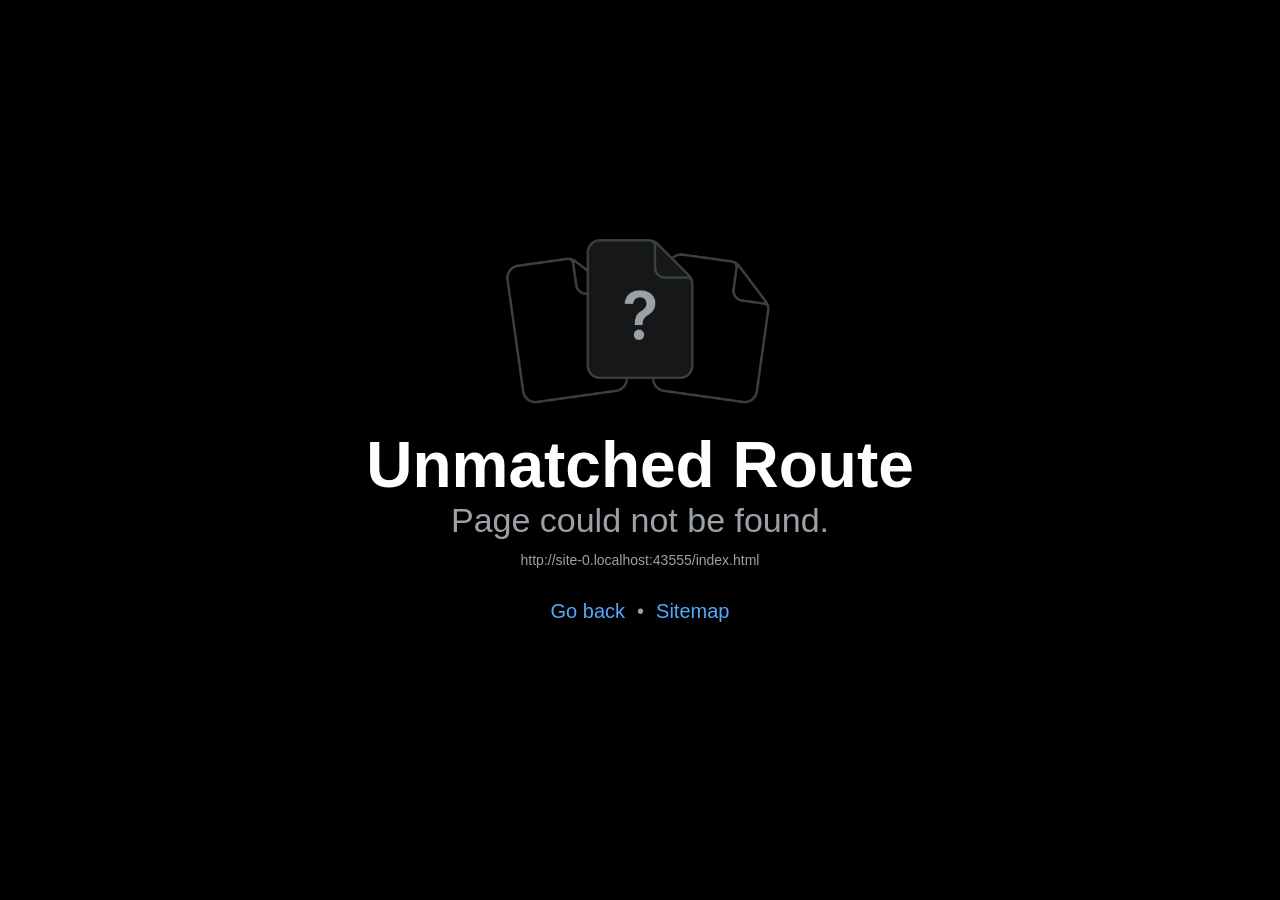
<file: app/index.html>
<!DOCTYPE html>
<html lang="en">
  <head>
    <meta charset="utf-8" />
    <meta httpEquiv="X-UA-Compatible" content="IE=edge" />
    <meta name="viewport" content="width=device-width, initial-scale=1, shrink-to-fit=no" />
    <title>Daybloom</title>
    <!-- The `react-native-web` recommended style reset: https://necolas.github.io/react-native-web/docs/setup/#root-element -->
    <style id="expo-reset">
      /* These styles make the body full-height */
      html,
      body {
        height: 100%;
      }
      /* These styles disable body scrolling if you are using <ScrollView> */
      body {
        overflow: hidden;
      }
      /* These styles make the root element full-height */
      #root {
        display: flex;
        height: 100%;
        flex: 1;
      }
    </style>
  <meta name="theme-color" content="#2F4A3F">
<link rel="icon" href="/app/favicon.ico"/></head>

  <body>
    <!-- Use static rendering with Expo Router to support running without JavaScript. -->
    <noscript>
      You need to enable JavaScript to run this app.
    </noscript>
    <!-- The root element for your Expo app. -->
    <div id="root"></div>
  <script src="/app/_expo/static/js/web/index-029f0222c155d2773148107fae5d665e.js" defer></script>
</body>
</html>
</file>
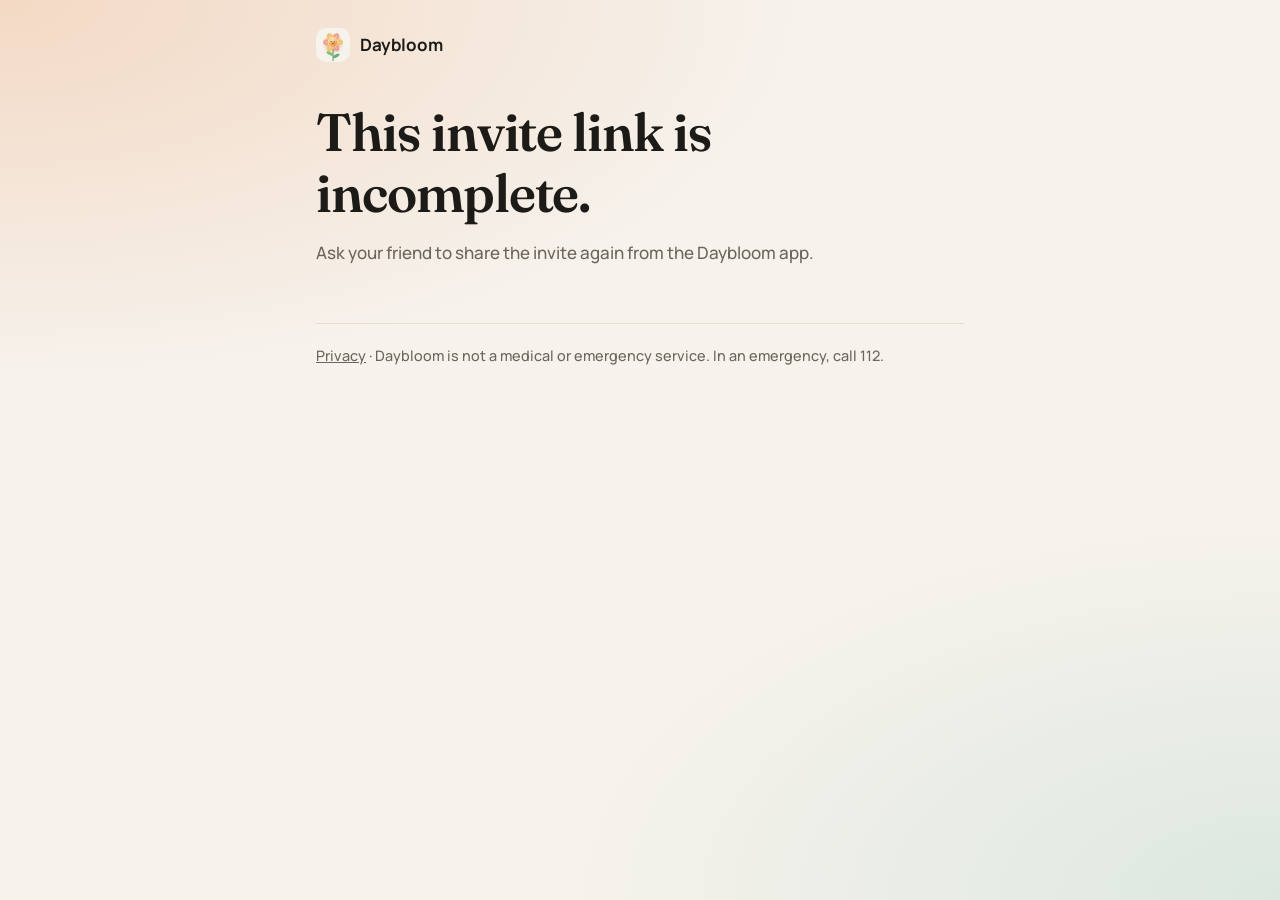
<file: join/index.html>
<!DOCTYPE html>
<html lang="en">
<head>
<meta charset="UTF-8">
<meta name="viewport" content="width=device-width, initial-scale=1">
<title>Be a Buddy</title>
<meta name="description" content="Someone picked you as their quiet buddy on Daybloom. Set up takes one minute.">
<meta name="robots" content="noindex">
<meta name="theme-color" content="#2F4A3F">
<link rel="icon" href="../assets/favicon.png">
<link rel="preconnect" href="https://fonts.googleapis.com">
<link rel="preconnect" href="https://fonts.gstatic.com" crossorigin>
<link href="https://fonts.googleapis.com/css2?family=Fraunces:ital,opsz,wght@0,9..144,600;1,9..144,400&family=Manrope:wght@500;700&display=swap" rel="stylesheet">
<link rel="stylesheet" href="../assets/site.css">
</head>
<body>
<div class="wrap">
  <header class="bar"><a href="../"><img src="../assets/icon-256.png" alt="">Daybloom</a></header>

  <div id="bad" class="hidden">
    <h1>This invite link is incomplete.</h1>
    <p class="dim">Ask your friend to share the invite again from the Daybloom app.</p>
  </div>

  <div id="ok" class="hidden">
    <p class="label">You have been chosen</p>
    <h1><span class="who">Your friend</span> picked you as their buddy.</h1>
    <p class="lede">If <span class="who">your friend</span> ever has a few rough days in a row, you will get one short note asking you to call. That is all.</p>

    <div class="card">
      <h3>1. Install ntfy</h3>
      <p class="dim">A free, open-source notification app. No account needed.</p>
      <div class="btn-row">
        <a class="btn secondary" href="https://play.google.com/store/apps/details?id=io.heckel.ntfy" rel="noopener">Google Play</a>
        <a class="btn secondary" href="https://apps.apple.com/app/ntfy/id1625396347" rel="noopener">App Store</a>
      </div>
    </div>

    <div class="card">
      <h3>2. Subscribe to <span class="who">your friend</span>’s topic</h3>
      <p class="dim">On Android, tap the button. Otherwise open ntfy, tap <strong>+</strong>, and paste this topic name:</p>
      <code class="topic" id="topic"></code>
      <div class="btn-row">
        <a class="btn" id="open">Open in ntfy</a>
        <button class="btn secondary" id="copy" type="button">Copy topic</button>
      </div>
    </div>

    <div class="card">
      <h3>3. Let <span class="who">your friend</span> know you are in</h3>
      <p class="dim">This tells their app you are set up. Nothing else is sent.</p>
      <div class="btn-row">
        <button class="btn" id="join" type="button">I’m in</button>
      </div>
      <p class="small" id="joinMsg" role="status" style="margin-top:10px"></p>
    </div>

    <div class="card soft">
      <h3>If a nudge arrives</h3>
      <p class="dim">Just call or message and say hello. You do not need to mention the note or ask why. You will never see their moods.</p>
    </div>
  </div>

  <footer>
    <a href="../privacy/">Privacy</a> · Daybloom is not a medical or emergency service. In an emergency, call 112.
  </footer>
</div>
<script>
(function () {
  var q = new URLSearchParams(location.search);
  var topic = q.get('t') || '';
  var name = (q.get('n') || '').trim().slice(0, 40);
  // Topics are created by the app as "nudge-" + 12 lowercase letters or digits.
  if (!/^nudge-[a-z0-9]{12,32}$/.test(topic)) {
    document.getElementById('bad').classList.remove('hidden');
    return;
  }
  document.getElementById('ok').classList.remove('hidden');
  if (name) document.querySelectorAll('.who').forEach(function (el) { el.textContent = name; });
  if (name) document.title = name + ' picked you as their buddy';
  document.getElementById('topic').textContent = topic;
  document.getElementById('open').href = 'ntfy://ntfy.sh/' + topic;

  document.getElementById('copy').addEventListener('click', function () {
    var b = this;
    try {
      navigator.clipboard.writeText(topic).then(function () { b.textContent = 'Copied'; }, function () { b.textContent = 'Select and copy above'; });
    } catch (e) { b.textContent = 'Select and copy above'; }
  });

  document.getElementById('join').addEventListener('click', function () {
    var b = this, msg = document.getElementById('joinMsg');
    b.disabled = true;
    fetch('https://ntfy.sh/' + topic + '-ack', { method: 'POST', body: 'joined' })
      .then(function (r) {
        if (!r.ok) throw new Error();
        b.textContent = 'Done';
        msg.textContent = 'Thank you. ' + (name || 'Your friend') + '’s app will show you as connected the next time they open it.';
      })
      .catch(function () {
        b.disabled = false;
        msg.textContent = 'Could not reach the server. Check your internet and try again.';
      });
  });
})();
</script>
</body>
</html>
</file>
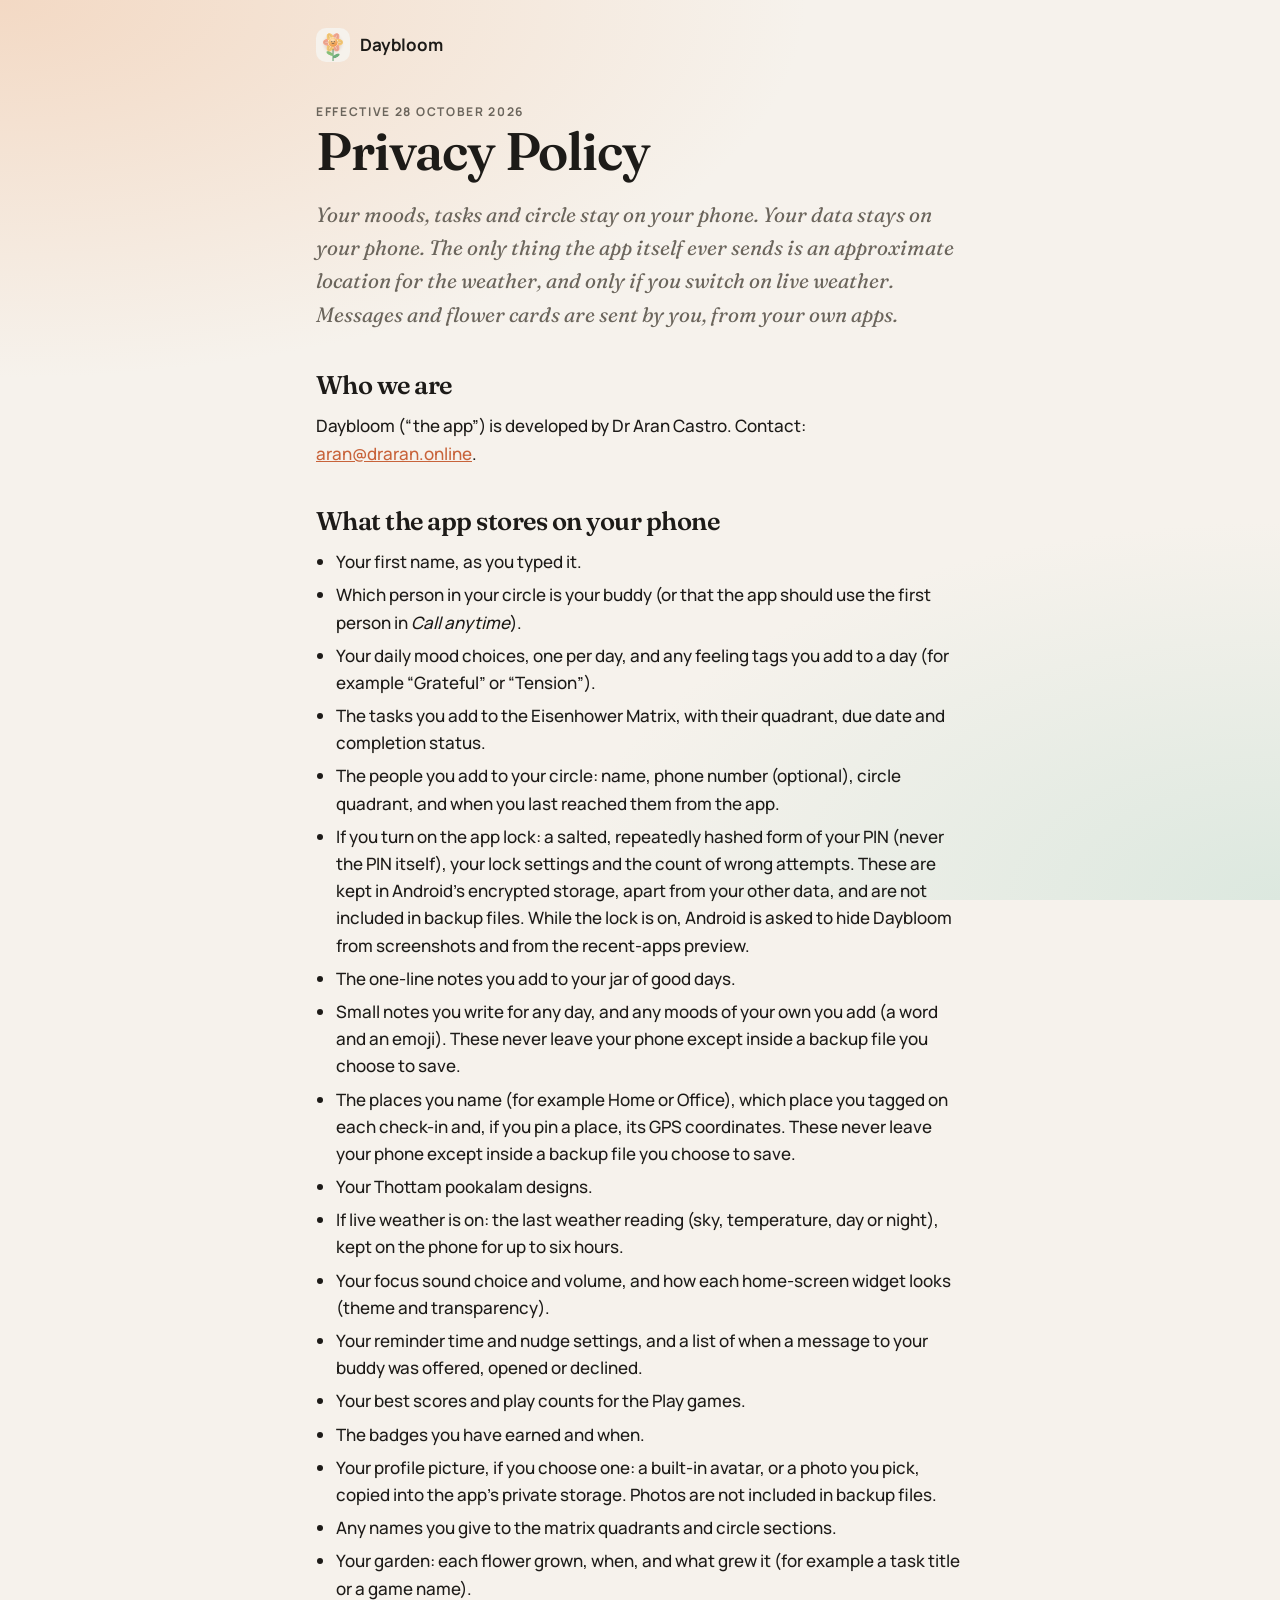
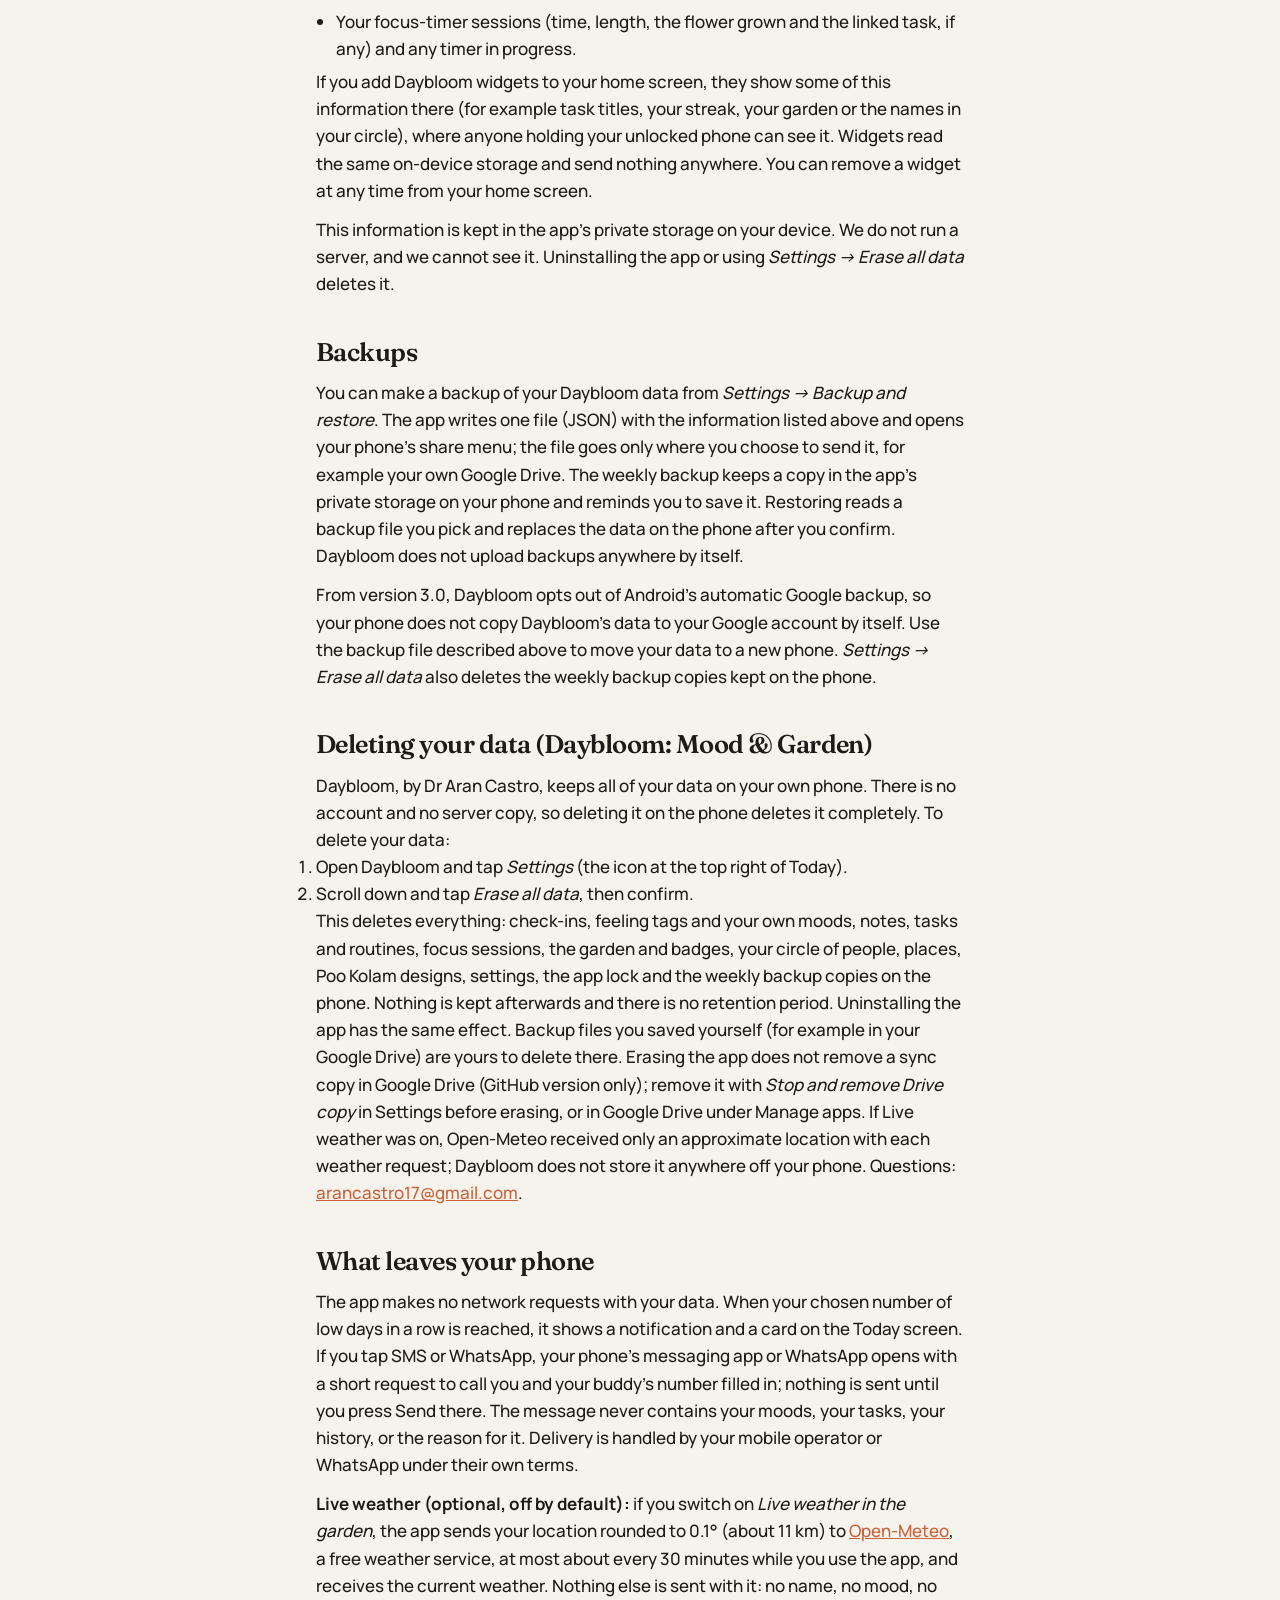
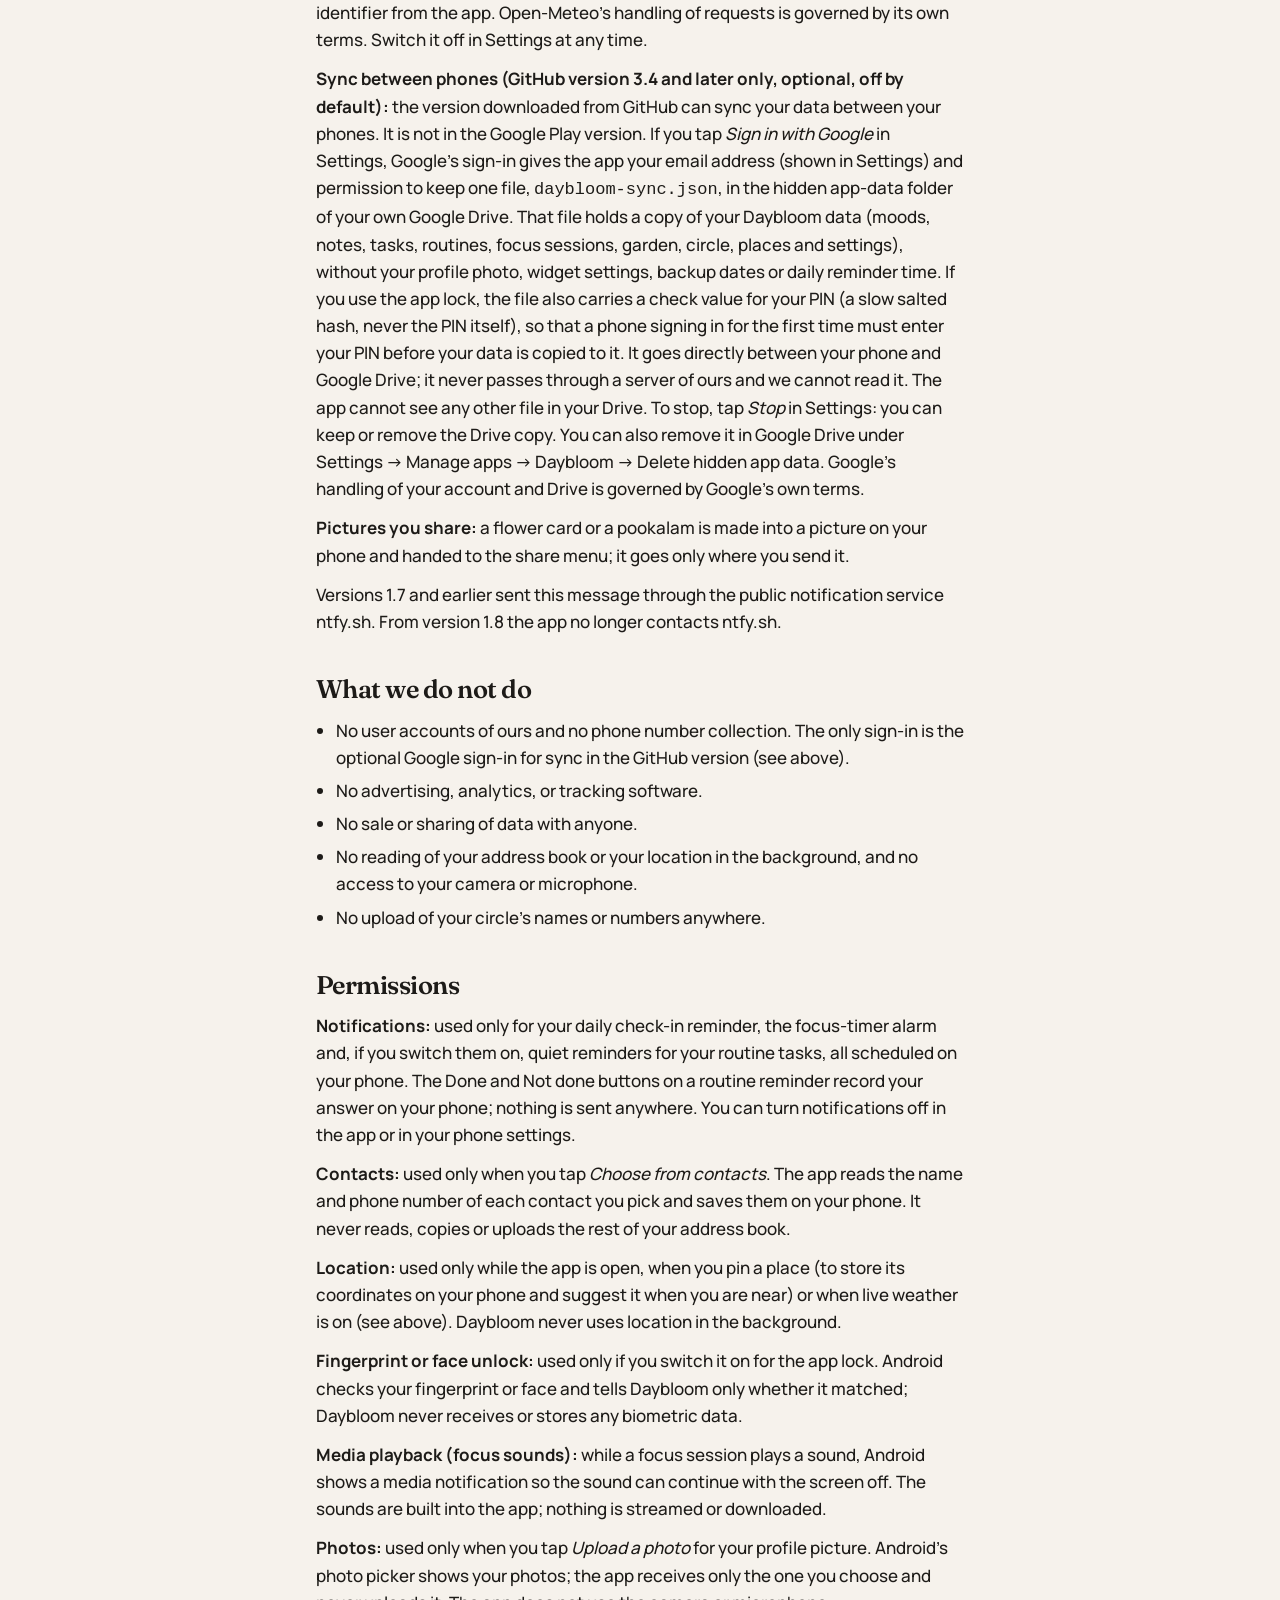
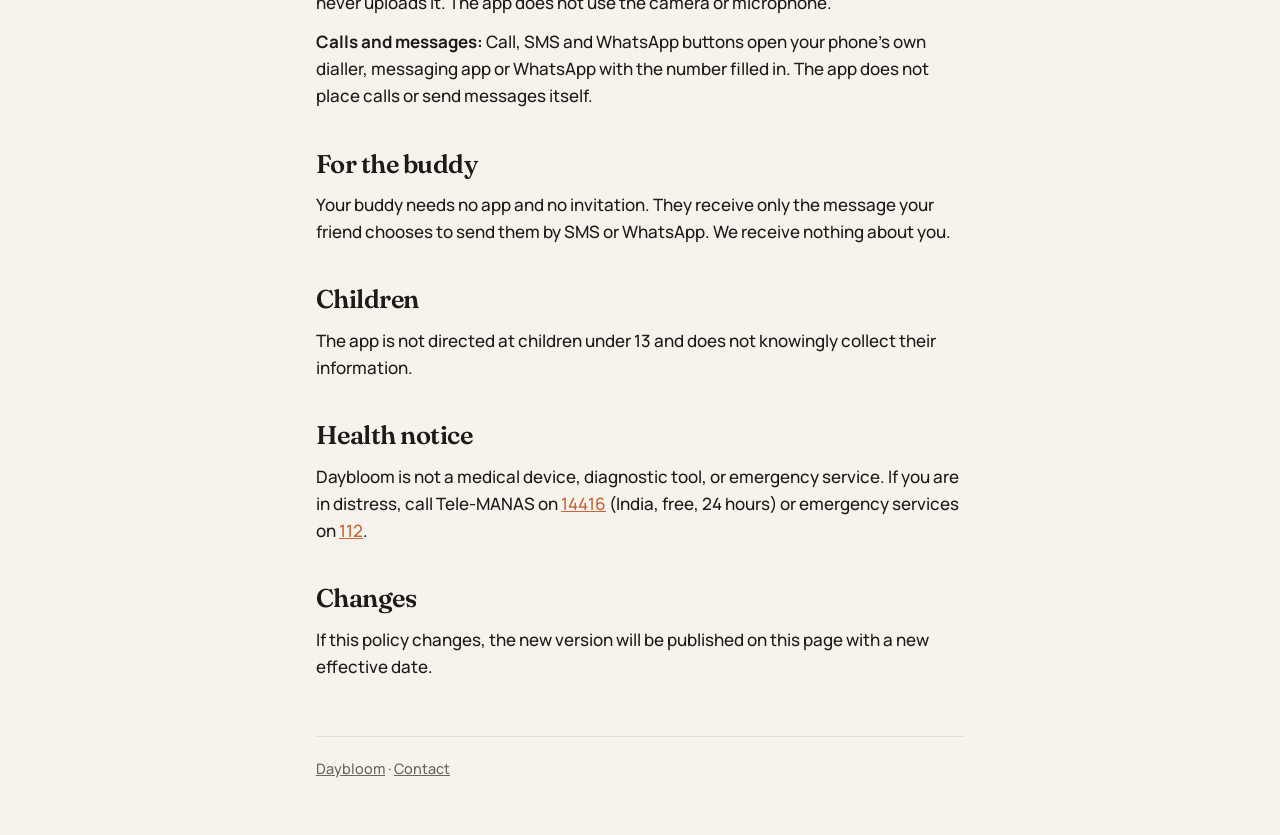
<file: privacy/index.html>
<!DOCTYPE html>
<html lang="en">
<head>
<meta charset="UTF-8">
<meta name="viewport" content="width=device-width, initial-scale=1">
<title>Privacy Policy</title>
<meta name="description" content="Privacy policy for the Daybloom mobile app.">
<meta name="theme-color" content="#2F4A3F">
<link rel="icon" href="../assets/favicon.png">
<link rel="preconnect" href="https://fonts.googleapis.com">
<link rel="preconnect" href="https://fonts.gstatic.com" crossorigin>
<link href="https://fonts.googleapis.com/css2?family=Fraunces:ital,opsz,wght@0,9..144,600;1,9..144,400&family=Manrope:wght@500;700&display=swap" rel="stylesheet">
<link rel="stylesheet" href="../assets/site.css">
</head>
<body>
<div class="wrap">
  <header class="bar"><a href="../"><img src="../assets/icon-256.png" alt="">Daybloom</a></header>

  <p class="label">Effective 28 October 2026</p>
  <h1>Privacy Policy</h1>
  <p class="lede">Your moods, tasks and circle stay on your phone. Your data stays on your phone. The only thing the app itself ever sends is an approximate location for the weather, and only if you switch on live weather. Messages and flower cards are sent by you, from your own apps.</p>

  <h2>Who we are</h2>
  <p>Daybloom (“the app”) is developed by Dr Aran Castro. Contact: <a href="mailto:aran@draran.online">aran@draran.online</a>.</p>

  <h2>What the app stores on your phone</h2>
  <ul class="plain">
    <li>Your first name, as you typed it.</li>
    <li>Which person in your circle is your buddy (or that the app should use the first person in <em>Call anytime</em>).</li>
    <li>Your daily mood choices, one per day, and any feeling tags you add to a day (for example “Grateful” or “Tension”).</li>
    <li>The tasks you add to the Eisenhower Matrix, with their quadrant, due date and completion status.</li>
    <li>The people you add to your circle: name, phone number (optional), circle quadrant, and when you last reached them from the app.</li>
    <li>If you turn on the app lock: a salted, repeatedly hashed form of your PIN (never the PIN itself), your lock settings and the count of wrong attempts. These are kept in Android’s encrypted storage, apart from your other data, and are not included in backup files. While the lock is on, Android is asked to hide Daybloom from screenshots and from the recent-apps preview.</li>
    <li>The one-line notes you add to your jar of good days.</li>
    <li>Small notes you write for any day, and any moods of your own you add (a word and an emoji). These never leave your phone except inside a backup file you choose to save.</li>
    <li>The places you name (for example Home or Office), which place you tagged on each check-in and, if you pin a place, its GPS coordinates. These never leave your phone except inside a backup file you choose to save.</li>
    <li>Your Thottam pookalam designs.</li>
    <li>If live weather is on: the last weather reading (sky, temperature, day or night), kept on the phone for up to six hours.</li>
    <li>Your focus sound choice and volume, and how each home-screen widget looks (theme and transparency).</li>
    <li>Your reminder time and nudge settings, and a list of when a message to your buddy was offered, opened or declined.</li>
    <li>Your best scores and play counts for the Play games.</li>
    <li>The badges you have earned and when.</li>
    <li>Your profile picture, if you choose one: a built-in avatar, or a photo you pick, copied into the app’s private storage. Photos are not included in backup files.</li>
    <li>Any names you give to the matrix quadrants and circle sections.</li>
    <li>Your garden: each flower grown, when, and what grew it (for example a task title or a game name).</li>
    <li>Your focus-timer sessions (time, length, the flower grown and the linked task, if any) and any timer in progress.</li>
  </ul>
  <p>If you add Daybloom widgets to your home screen, they show some of this information there (for example task titles, your streak, your garden or the names in your circle), where anyone holding your unlocked phone can see it. Widgets read the same on-device storage and send nothing anywhere. You can remove a widget at any time from your home screen.</p>
  <p>This information is kept in the app’s private storage on your device. We do not run a server, and we cannot see it. Uninstalling the app or using <em>Settings → Erase all data</em> deletes it.</p>

  <h2>Backups</h2>
  <p>You can make a backup of your Daybloom data from <em>Settings → Backup and restore</em>. The app writes one file (JSON) with the information listed above and opens your phone’s share menu; the file goes only where you choose to send it, for example your own Google Drive. The weekly backup keeps a copy in the app’s private storage on your phone and reminds you to save it. Restoring reads a backup file you pick and replaces the data on the phone after you confirm. Daybloom does not upload backups anywhere by itself.</p>
  <p>From version 3.0, Daybloom opts out of Android’s automatic Google backup, so your phone does not copy Daybloom’s data to your Google account by itself. Use the backup file described above to move your data to a new phone. <em>Settings → Erase all data</em> also deletes the weekly backup copies kept on the phone.</p>

  <h2 id="delete-data">Deleting your data (Daybloom: Mood &amp; Garden)</h2>
  <p>Daybloom, by Dr Aran Castro, keeps all of your data on your own phone. There is no account and no server copy, so deleting it on the phone deletes it completely. To delete your data:</p>
  <ol>
    <li>Open Daybloom and tap <em>Settings</em> (the icon at the top right of Today).</li>
    <li>Scroll down and tap <em>Erase all data</em>, then confirm.</li>
  </ol>
  <p>This deletes everything: check-ins, feeling tags and your own moods, notes, tasks and routines, focus sessions, the garden and badges, your circle of people, places, Poo Kolam designs, settings, the app lock and the weekly backup copies on the phone. Nothing is kept afterwards and there is no retention period. Uninstalling the app has the same effect. Backup files you saved yourself (for example in your Google Drive) are yours to delete there. Erasing the app does not remove a sync copy in Google Drive (GitHub version only); remove it with <em>Stop and remove Drive copy</em> in Settings before erasing, or in Google Drive under Manage apps. If Live weather was on, Open-Meteo received only an approximate location with each weather request; Daybloom does not store it anywhere off your phone. Questions: <a href="mailto:arancastro17@gmail.com">arancastro17@gmail.com</a>.</p>

  <h2>What leaves your phone</h2>
  <p>The app makes no network requests with your data. When your chosen number of low days in a row is reached, it shows a notification and a card on the Today screen. If you tap SMS or WhatsApp, your phone’s messaging app or WhatsApp opens with a short request to call you and your buddy’s number filled in; nothing is sent until you press Send there. The message never contains your moods, your tasks, your history, or the reason for it. Delivery is handled by your mobile operator or WhatsApp under their own terms.</p>
  <p><strong>Live weather (optional, off by default):</strong> if you switch on <em>Live weather in the garden</em>, the app sends your location rounded to 0.1° (about 11 km) to <a href="https://open-meteo.com" rel="noopener">Open-Meteo</a>, a free weather service, at most about every 30 minutes while you use the app, and receives the current weather. Nothing else is sent with it: no name, no mood, no identifier from the app. Open-Meteo's handling of requests is governed by its own terms. Switch it off in Settings at any time.</p>
  <p><strong>Sync between phones (GitHub version 3.4 and later only, optional, off by default):</strong> the version downloaded from GitHub can sync your data between your phones. It is not in the Google Play version. If you tap <em>Sign in with Google</em> in Settings, Google's sign-in gives the app your email address (shown in Settings) and permission to keep one file, <code>daybloom-sync.json</code>, in the hidden app-data folder of your own Google Drive. That file holds a copy of your Daybloom data (moods, notes, tasks, routines, focus sessions, garden, circle, places and settings), without your profile photo, widget settings, backup dates or daily reminder time. If you use the app lock, the file also carries a check value for your PIN (a slow salted hash, never the PIN itself), so that a phone signing in for the first time must enter your PIN before your data is copied to it. It goes directly between your phone and Google Drive; it never passes through a server of ours and we cannot read it. The app cannot see any other file in your Drive. To stop, tap <em>Stop</em> in Settings: you can keep or remove the Drive copy. You can also remove it in Google Drive under Settings → Manage apps → Daybloom → Delete hidden app data. Google's handling of your account and Drive is governed by Google's own terms.</p>
  <p><strong>Pictures you share:</strong> a flower card or a pookalam is made into a picture on your phone and handed to the share menu; it goes only where you send it.</p>
  <p>Versions 1.7 and earlier sent this message through the public notification service ntfy.sh. From version 1.8 the app no longer contacts ntfy.sh.</p>

  <h2>What we do not do</h2>
  <ul class="plain">
    <li>No user accounts of ours and no phone number collection. The only sign-in is the optional Google sign-in for sync in the GitHub version (see above).</li>
    <li>No advertising, analytics, or tracking software.</li>
    <li>No sale or sharing of data with anyone.</li>
    <li>No reading of your address book or your location in the background, and no access to your camera or microphone.</li>
    <li>No upload of your circle’s names or numbers anywhere.</li>
  </ul>

  <h2>Permissions</h2>
  <p><strong>Notifications:</strong> used only for your daily check-in reminder, the focus-timer alarm and, if you switch them on, quiet reminders for your routine tasks, all scheduled on your phone. The Done and Not done buttons on a routine reminder record your answer on your phone; nothing is sent anywhere. You can turn notifications off in the app or in your phone settings.</p>

  <p><strong>Contacts:</strong> used only when you tap <em>Choose from contacts</em>. The app reads the name and phone number of each contact you pick and saves them on your phone. It never reads, copies or uploads the rest of your address book.</p>
  <p><strong>Location:</strong> used only while the app is open, when you pin a place (to store its coordinates on your phone and suggest it when you are near) or when live weather is on (see above). Daybloom never uses location in the background.</p>
  <p><strong>Fingerprint or face unlock:</strong> used only if you switch it on for the app lock. Android checks your fingerprint or face and tells Daybloom only whether it matched; Daybloom never receives or stores any biometric data.</p>
  <p><strong>Media playback (focus sounds):</strong> while a focus session plays a sound, Android shows a media notification so the sound can continue with the screen off. The sounds are built into the app; nothing is streamed or downloaded.</p>
  <p><strong>Photos:</strong> used only when you tap <em>Upload a photo</em> for your profile picture. Android’s photo picker shows your photos; the app receives only the one you choose and never uploads it. The app does not use the camera or microphone.</p>
  <p><strong>Calls and messages:</strong> Call, SMS and WhatsApp buttons open your phone’s own dialler, messaging app or WhatsApp with the number filled in. The app does not place calls or send messages itself.</p>

  <h2>For the buddy</h2>
  <p>Your buddy needs no app and no invitation. They receive only the message your friend chooses to send them by SMS or WhatsApp. We receive nothing about you.</p>

  <h2>Children</h2>
  <p>The app is not directed at children under 13 and does not knowingly collect their information.</p>

  <h2>Health notice</h2>
  <p>Daybloom is not a medical device, diagnostic tool, or emergency service. If you are in distress, call Tele-MANAS on <a href="tel:14416">14416</a> (India, free, 24 hours) or emergency services on <a href="tel:112">112</a>.</p>

  <h2>Changes</h2>
  <p>If this policy changes, the new version will be published on this page with a new effective date.</p>

  <footer><a href="../">Daybloom</a> · <a href="mailto:aran@draran.online">Contact</a></footer>
</div>
</body>
</html>
</file>
<file: assets/site.css>
/* Nudge a Friend — website styles, matching the app's design tokens */
:root {
  --bg: #F6F2EC; --surface: #FFFFFF; --alt: #EFE8DF; --ink: #1D1B18; --dim: #6B655C; --muted: #9A9288;
  --line: #E6DED3; --brand: #2F4A3F; --brand-ink: #FFFFFF; --accent: #C8633A; --accent-soft: #F8E3D8;
  --glow-a: #F3D9C4; --glow-b: #DCE8DF;
  --display: 'Fraunces', Georgia, serif; --body: 'Manrope', system-ui, sans-serif;
}
@media (prefers-color-scheme: dark) {
  :root:not([data-theme="light"]) {
    --bg: #12110F; --surface: #1C1A17; --alt: #26231F; --ink: #F3EEE7; --dim: #AAA196; --muted: #766F66;
    --line: #2F2B26; --brand: #A8D0BC; --brand-ink: #10201A; --accent: #F0936B; --accent-soft: #3A2A22;
    --glow-a: #3A2A20; --glow-b: #1D2E27;
  }
}
:root[data-theme="dark"] {
  --bg: #12110F; --surface: #1C1A17; --alt: #26231F; --ink: #F3EEE7; --dim: #AAA196; --muted: #766F66;
  --line: #2F2B26; --brand: #A8D0BC; --brand-ink: #10201A; --accent: #F0936B; --accent-soft: #3A2A22;
  --glow-a: #3A2A20; --glow-b: #1D2E27;
}
* { box-sizing: border-box; margin: 0; padding: 0; }
html { -webkit-text-size-adjust: 100%; }
body {
  font: 500 17px/1.6 var(--body); color: var(--ink); background: var(--bg);
  background-image: radial-gradient(90% 60% at 0% 0%, var(--glow-a), transparent 70%),
    radial-gradient(80% 60% at 100% 100%, var(--glow-b), transparent 70%);
  background-attachment: fixed; min-height: 100vh;
}
a { color: var(--accent); }
.wrap { max-width: 680px; margin: 0 auto; padding: 28px 16px 56px; }
header.bar { display: flex; align-items: center; gap: 10px; font-weight: 700; margin-bottom: 40px; }
header.bar img { width: 34px; height: 34px; border-radius: 10px; }
header.bar a { color: inherit; text-decoration: none; display: flex; align-items: center; gap: 10px; }
h1, h2, h3 { font-family: var(--display); font-weight: 600; letter-spacing: -0.02em; line-height: 1.15; }
h1 { font-size: clamp(2.3rem, 7vw, 3.3rem); margin-bottom: 16px; }
h2 { font-size: 1.6rem; margin: 40px 0 12px; }
h3 { font-size: 1.2rem; margin-bottom: 4px; }
.lede { font-family: var(--display); font-style: italic; font-weight: 400; font-size: 1.3rem; color: var(--dim); }
p + p { margin-top: 12px; }
.dim { color: var(--dim); }
.small { font-size: .9rem; color: var(--dim); }
.label { font-size: .75rem; font-weight: 700; letter-spacing: .14em; text-transform: uppercase; color: var(--dim); }
.card { background: var(--surface); border: 1px solid var(--line); border-radius: 26px; padding: 22px; margin-top: 16px; }
.card.soft { background: var(--accent-soft); border-color: transparent; }
.steps { display: grid; gap: 14px; margin-top: 18px; }
.step { display: flex; gap: 16px; align-items: flex-start; }
.num {
  flex: none; width: 40px; height: 40px; border-radius: 14px; background: var(--alt); display: grid; place-items: center;
  font-weight: 700;
}
.btn {
  display: inline-flex; align-items: center; justify-content: center; gap: 10px; min-height: 54px; padding: 0 26px;
  border-radius: 999px; background: var(--brand); color: var(--brand-ink); font: 700 1rem var(--body); border: 0;
  text-decoration: none; cursor: pointer;
}
.btn.secondary { background: var(--surface); color: var(--ink); border: 1px solid var(--line); }
.btn:disabled { opacity: .5; cursor: default; }
.btn-row { display: flex; flex-wrap: wrap; gap: 10px; margin-top: 14px; }
.badge {
  display: inline-flex; align-items: center; gap: 8px; padding: 6px 14px; border-radius: 999px;
  background: var(--glow-b); font-size: .9rem; font-weight: 600;
}
.badge::before { content: ''; width: 8px; height: 8px; border-radius: 50%; background: #5AA36B; }
code.topic {
  display: block; margin-top: 10px; padding: 12px 14px; border-radius: 14px; border: 1px dashed var(--line);
  background: var(--bg); font: 600 .95rem ui-monospace, Menlo, Consolas, monospace; word-break: break-all;
}
.orbs { display: flex; gap: 10px; align-items: flex-end; margin-bottom: 26px; }
.orb { border-radius: 50%; box-shadow: inset -6px -8px 16px rgba(0,0,0,.12), inset 6px 8px 14px rgba(255,255,255,.35); }
footer { margin-top: 56px; padding-top: 20px; border-top: 1px solid var(--line); font-size: .9rem; color: var(--dim); }
footer a { color: var(--dim); }
ul.plain { padding-left: 20px; } ul.plain li { margin: 6px 0; }
.hidden { display: none !important; }

/* Live demo: the app in a phone frame (wide screens); phones get the full-screen link instead */
.try { display: none; }
@media (min-width: 760px) {
  .wrap:has(.try) { max-width: 920px; }
  .try { display: flex; gap: 40px; align-items: center; margin: 40px 0 10px; }
  .phone {
    flex: none; width: 360px; height: 740px; border-radius: 48px; padding: 12px;
    background: #1D1B18; box-shadow: 0 30px 60px rgba(40, 30, 20, .22), inset 0 0 0 2px #3a3530;
  }
  .phone iframe { width: 100%; height: 100%; border: 0; border-radius: 38px; background: var(--bg); display: block; }
  .try-copy h2 { margin-top: 6px; }
}
</file>
